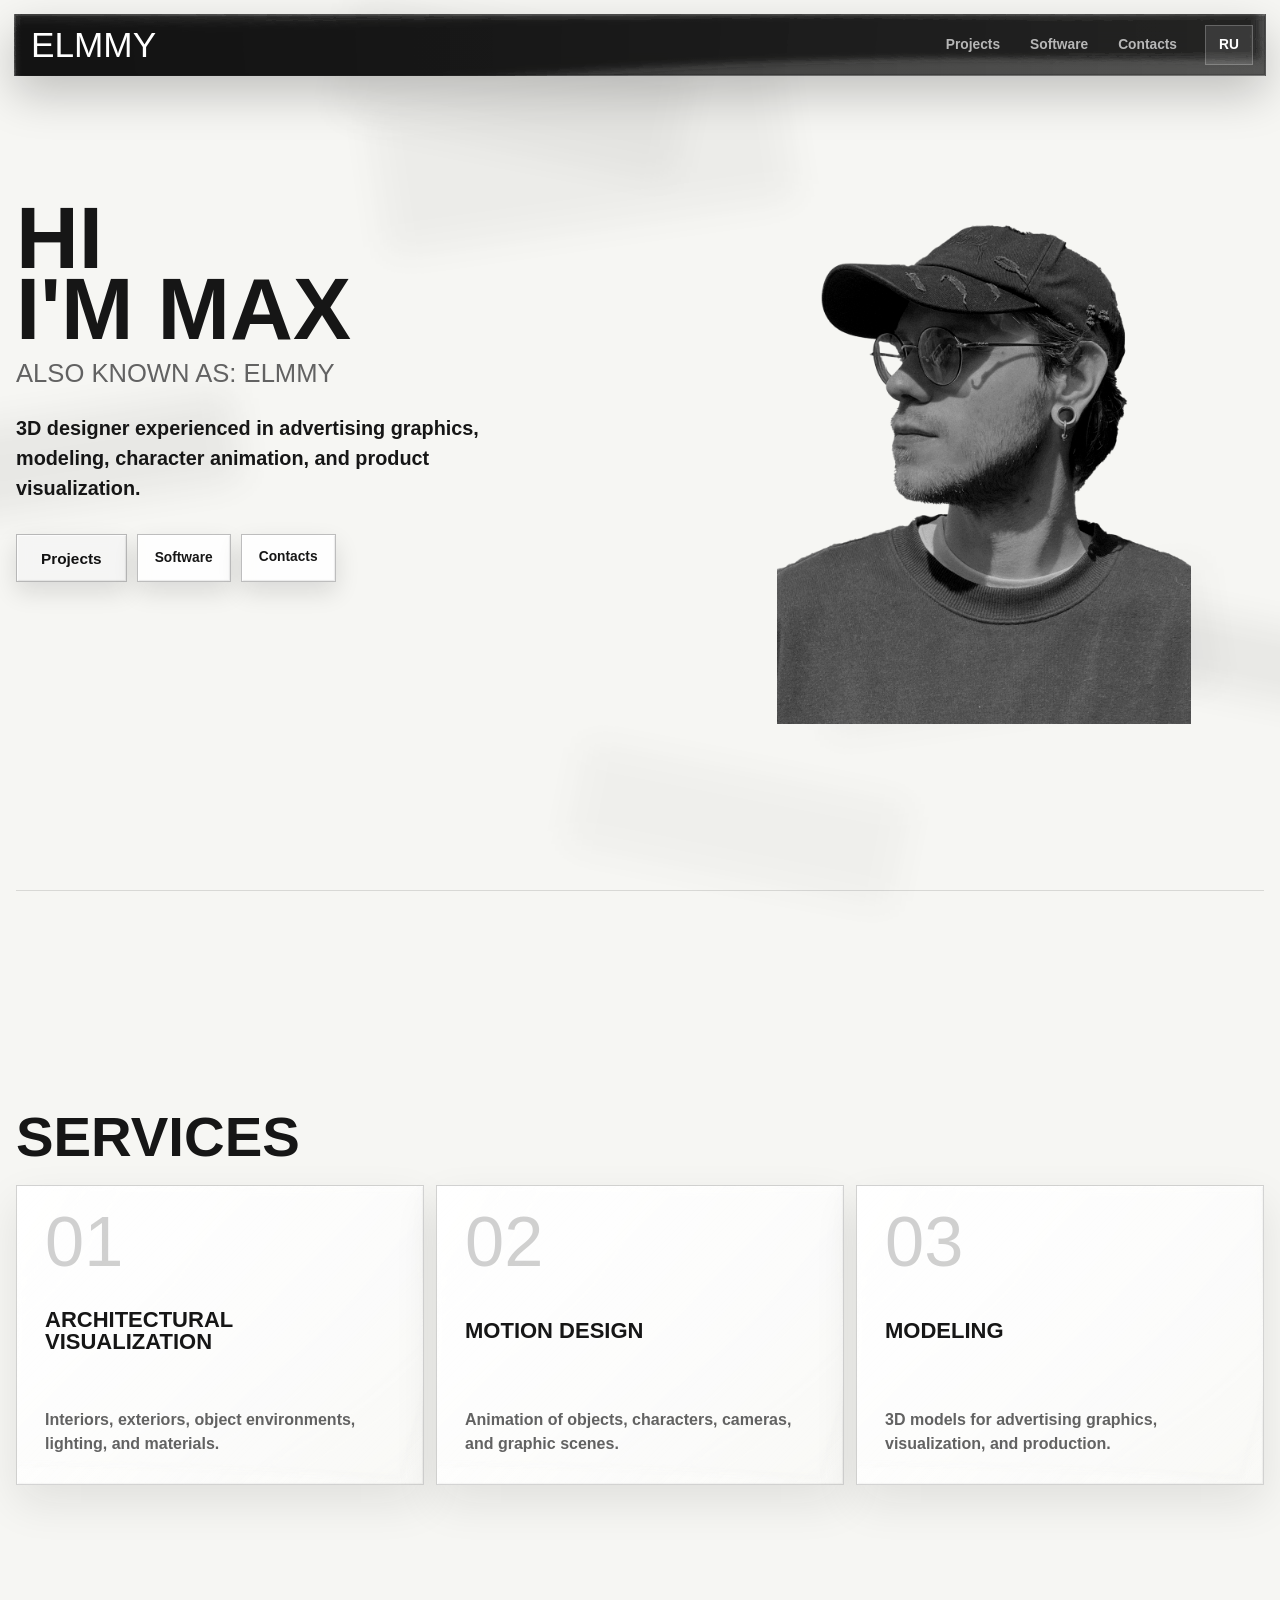
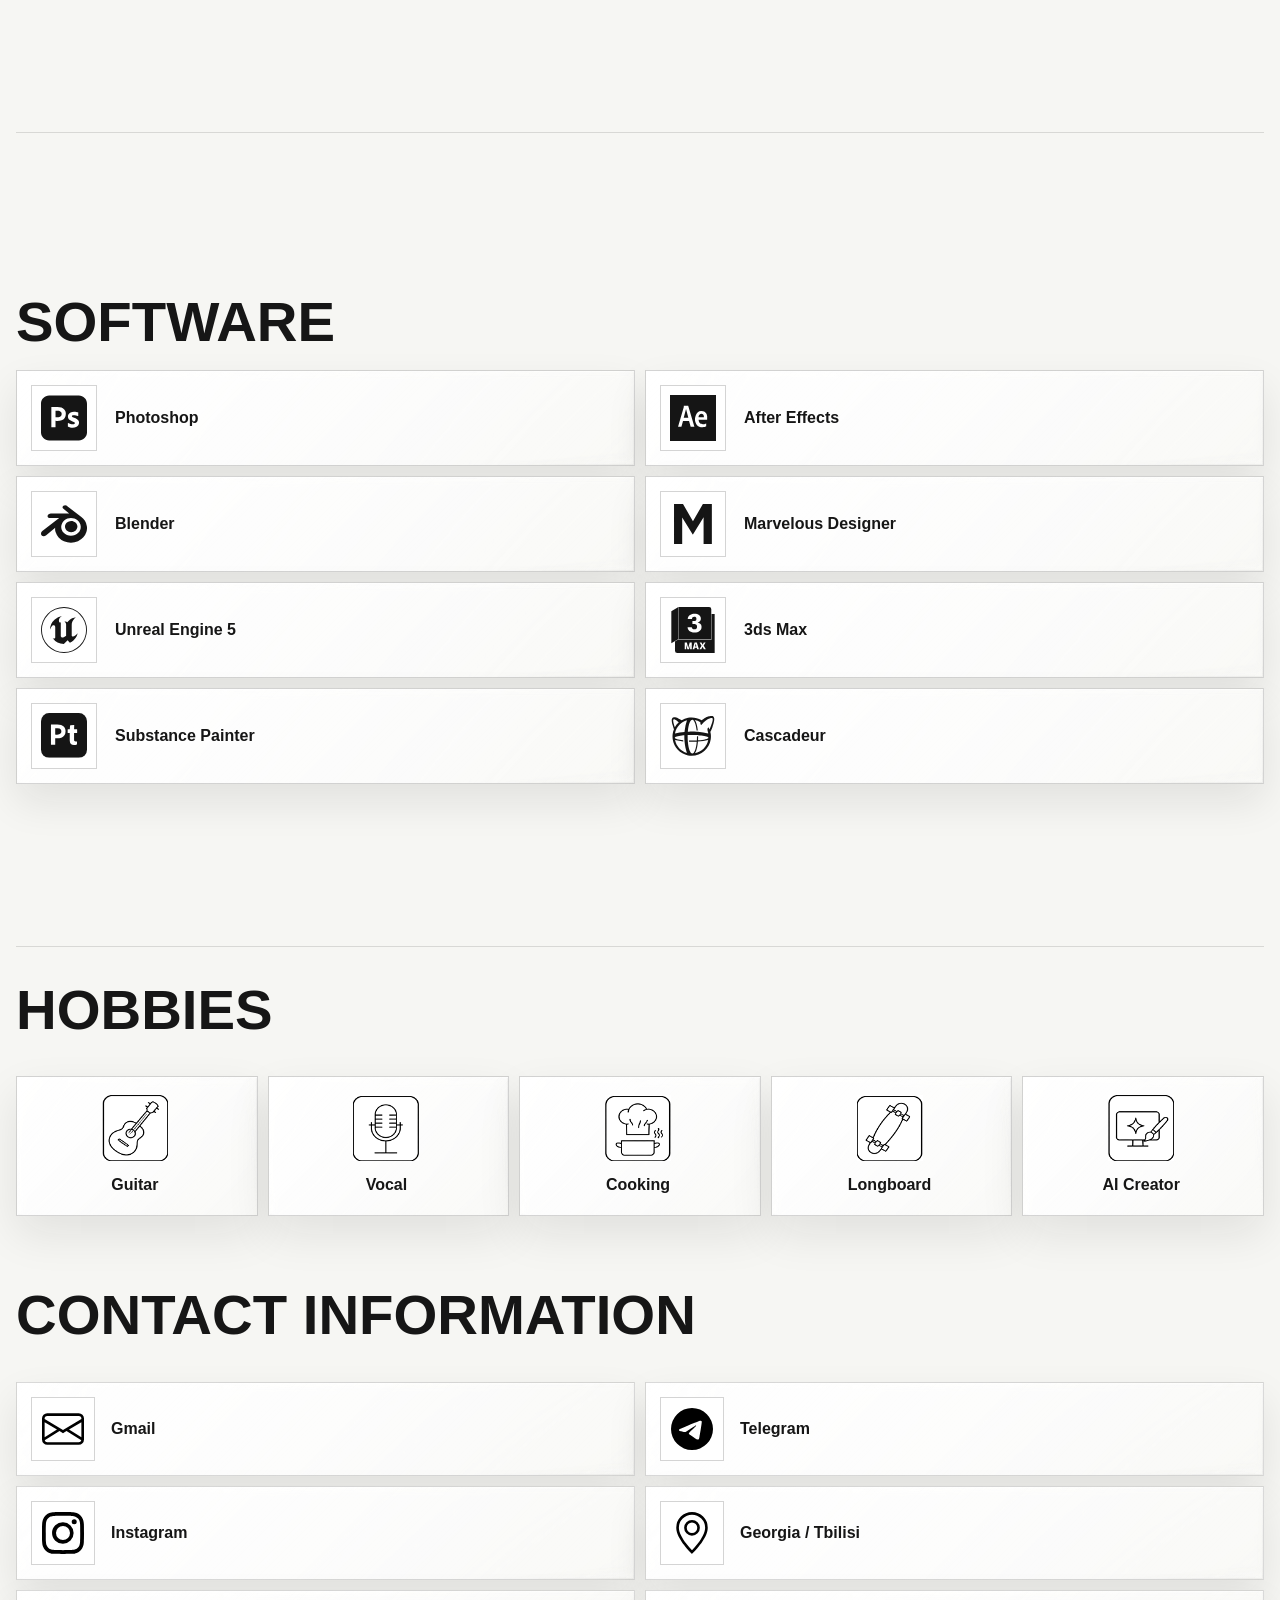
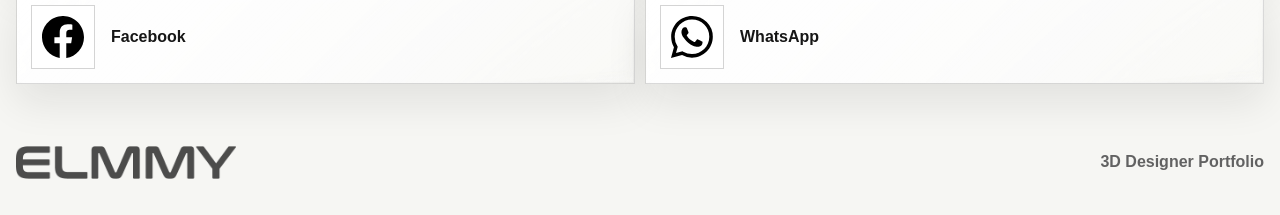
<file: index.html>
<!doctype html>
<html lang="ru">
  <head>
    <meta charset="utf-8" />
    <meta name="viewport" content="width=device-width, initial-scale=1" />
    <meta
      name="description"
      content="Портфолио ELMMY: 3D-дизайн, архитектурная визуализация, моушен дизайн и моделирование."
    />
    <title>ELMMY | 3D Designer Portfolio</title>
    <link rel="stylesheet" href="./styles.css" />
  </head>
  <body>
    <canvas class="smoke-background" data-smoke-color="#d8d8d8" aria-hidden="true"></canvas>
    <svg class="glass-filter" aria-hidden="true">
      <filter id="glass-distortion" x="0%" y="0%" width="100%" height="100%" filterUnits="objectBoundingBox">
        <feTurbulence type="fractalNoise" baseFrequency="0.001 0.005" numOctaves="1" seed="17" result="turbulence" />
        <feComponentTransfer in="turbulence" result="mapped">
          <feFuncR type="gamma" amplitude="1" exponent="10" offset="0.5" />
          <feFuncG type="gamma" amplitude="0" exponent="1" offset="0" />
          <feFuncB type="gamma" amplitude="0" exponent="1" offset="0.5" />
        </feComponentTransfer>
        <feGaussianBlur in="turbulence" stdDeviation="3" result="softMap" />
        <feSpecularLighting in="softMap" surfaceScale="5" specularConstant="1" specularExponent="100" lightingColor="white" result="specLight">
          <fePointLight x="-200" y="-200" z="300" />
        </feSpecularLighting>
        <feComposite in="specLight" operator="arithmetic" k1="0" k2="1" k3="1" k4="0" result="litImage" />
        <feDisplacementMap in="SourceGraphic" in2="softMap" scale="120" xChannelSelector="R" yChannelSelector="G" />
      </filter>
    </svg>
    <a class="skip-link" href="#main">К контенту</a>

    <header class="site-header" aria-label="Навигация">
      <a class="brand" href="#top" aria-label="ELMMY на главный экран">ELMMY</a>
      <nav class="nav" aria-label="Основные разделы">
        <a href="#projects">Проекты</a>
        <a href="#tools">Софт</a>
        <a href="#contact">Контакты</a>
      </nav>
      <button class="language-toggle" type="button" data-lang-toggle aria-label="Switch language" aria-pressed="false">
        <span data-lang-label>EN</span>
      </button>
    </header>

    <main id="main">
      <section class="hero" id="top" aria-labelledby="hero-title">
        <div class="hero-copy reveal">
          <h1 id="hero-title">Привет<br />я Макс</h1>
          <p class="alias">или же: ELMMY</p>
          <p class="hero-text">
            3D-дизайнер с опытом в создании рекламной графики, моделировании,
            анимации персонажей и продуктовой визуализации.
          </p>
          <div class="hero-actions">
            <a class="button primary" href="#projects">Проекты</a>
            <a class="button secondary" href="#tools">Софт</a>
            <a class="button secondary" href="#contact">Контакты</a>
          </div>
        </div>

        <figure class="hero-photo reveal">
          <img src="./assets/hero-ava.webp" alt="Портрет Макса, 3D-дизайнера ELMMY" />
        </figure>
      </section>

      <section class="section work" id="work" aria-labelledby="work-title">
        <div class="section-heading reveal">
          <h2 id="work-title">Направления</h2>
        </div>
        <div class="work-grid">
          <article class="work-item reveal glass-panel">
            <span>01</span>
            <h3>Архитектурная визуализация</h3>
            <p>Интерьеры, экстерьеры, предметное окружение, свет и материалы.</p>
          </article>
          <article class="work-item reveal glass-panel">
            <span>02</span>
            <h3>Моушен дизайн</h3>
            <p>Анимация объектов, персонажей, камер и графических сцен.</p>
          </article>
          <article class="work-item reveal glass-panel">
            <span>03</span>
            <h3>Моделирование</h3>
            <p>3D-модели для рекламной графики, визуализации и производства.</p>
          </article>
        </div>
      </section>

      <section class="section projects" id="projects" aria-labelledby="projects-title">
        <div class="section-heading reveal">
          <h2 id="projects-title">Проекты</h2>
        </div>
        <div class="project-card-grid project-card-grid-five">
          <a class="project-card reveal glass-panel" href="./cheers-chips.html" aria-label="Открыть проект CHEERS CHIPS">
            <div class="project-card-media">
              <video autoplay muted loop playsinline preload="metadata" aria-label="Обложка проекта CHEERS CHIPS">
                <source src="./assets/projects/cheers-chips/cheers-cover.mp4" type="video/mp4" />
              </video>
            </div>
            <div class="project-card-copy">
              <span>01</span>
              <h3>CHEERS CHIPS</h3>
              <p>Моделирование, шейдинг и анимация для рекламного 3D-ролика.</p>
            </div>
          </a>
          <a class="project-card reveal glass-panel" href="./blink-app.html" aria-label="Открыть проект BLINK APP">
            <div class="project-card-media">
              <video autoplay muted loop playsinline preload="metadata" aria-label="Обложка проекта BLINK APP">
                <source src="./assets/projects/blink-app/blink-cover.mp4" type="video/mp4" />
              </video>
            </div>
            <div class="project-card-copy">
              <span>02</span>
              <h3>BLINK APP</h3>
              <p>Моделирование, шейдинг, анимация, VFX и композ для 3D-визуала приложения.</p>
            </div>
          </a>
          <a class="project-card reveal glass-panel" href="./elitech.html" aria-label="Открыть проект ELITECH">
            <div class="project-card-media">
              <img src="./assets/projects/elitech/elitech-cover.webp" alt="Обложка проекта ELITECH" loading="lazy" />
            </div>
            <div class="project-card-copy">
              <span>03</span>
              <h3>ELITECH</h3>
              <p>Шейдинг, анимация и рендер для 3D-визуала с архитектурным CGI.</p>
            </div>
          </a>
          <a class="project-card reveal glass-panel" href="./korzinka.html" aria-label="Открыть проект KORZINKA">
            <div class="project-card-media">
              <video autoplay muted loop playsinline preload="metadata" aria-label="Обложка проекта KORZINKA">
                <source src="./assets/projects/korzinka/korzinka-cover.mp4" type="video/mp4" />
              </video>
            </div>
            <div class="project-card-copy">
              <span>04</span>
              <h3>KORZINKA</h3>
              <p>Моделирование, шейдинг и анимация для рекламного 3D-визуала.</p>
            </div>
          </a>
          <a class="project-card project-card-architecture reveal glass-panel" href="./architecture.html" aria-label="Открыть проект Архитектурная визуализация">
            <div class="project-card-media">
              <img src="./assets/photo/Гостиная/гостиная_1.webp" alt="Обложка проекта Архитектурная визуализация" loading="lazy" />
            </div>
            <div class="project-card-copy">
              <span>05</span>
              <h3>АРХИТЕКТУРНАЯ ВИЗУАЛИЗАЦИЯ</h3>
              <p>Интерьеры, экстерьеры, предметное окружение, свет и материалы.</p>
            </div>
          </a>
        </div>
      </section>

      <section class="section showcase" id="showcase" aria-labelledby="showcase-title">
        <div class="section-heading reveal">
          <h2 id="showcase-title">Другие проекты</h2>
        </div>
        <div class="video-mosaic reveal" aria-label="Подборка видео-работ">
          <article class="video-tile video-tile-pano glass-panel" data-video-tile tabindex="0" role="button" aria-label="Открыть видео: Wide CGI">
            <video autoplay muted loop playsinline preload="metadata">
              <source src="./assets/videos/optimized/panorama-web.mp4" type="video/mp4" />
            </video>
            <div class="video-caption">
              <span>01</span>
              <strong>Wide CGI</strong>
            </div>
          </article>
          <article class="video-tile video-tile-vertical glass-panel" data-video-tile tabindex="0" role="button" aria-label="Открыть видео: Vertical Motion">
            <video autoplay muted loop playsinline preload="metadata">
              <source src="./assets/videos/optimized/portrait-web.mp4" type="video/mp4" />
            </video>
            <div class="video-caption">
              <span>02</span>
              <strong>Vertical Motion</strong>
            </div>
          </article>
          <article class="video-tile video-tile-horizontal glass-panel" data-video-tile tabindex="0" role="button" aria-label="Открыть видео: Auto Visual">
            <video autoplay muted loop playsinline preload="metadata">
              <source src="./assets/videos/optimized/auto-web.mp4" type="video/mp4" />
            </video>
            <div class="video-caption">
              <span>03</span>
              <strong>Auto Visual</strong>
            </div>
          </article>
          <article class="video-tile video-tile-horizontal glass-panel" data-video-tile tabindex="0" role="button" aria-label="Открыть видео: Character Scene">
            <video autoplay muted loop playsinline preload="metadata">
              <source src="./assets/videos/optimized/bull-web.mp4" type="video/mp4" />
            </video>
            <div class="video-caption">
              <span>04</span>
              <strong>Character Scene</strong>
            </div>
          </article>
          <article class="video-tile video-tile-wide glass-panel" data-video-tile tabindex="0" role="button" aria-label="Открыть видео: Motion Detail">
            <video autoplay muted loop playsinline preload="metadata">
              <source src="./assets/videos/optimized/mord-web.mp4" type="video/mp4" />
            </video>
            <div class="video-caption">
              <span>05</span>
              <strong>Motion Detail</strong>
            </div>
          </article>
        </div>
      </section>

      <section class="section tools" id="tools" aria-labelledby="tools-title">
        <div class="section-heading reveal">
          <h2 id="tools-title">Софт</h2>
        </div>
        <ul class="icon-list reveal">
          <li class="glass-panel"><img src="./assets/icons/photoshop-mono.svg" alt="" /><span>Photoshop</span></li>
          <li class="glass-panel"><img src="./assets/icons/after-effects-mono.svg" alt="" /><span>After Effects</span></li>
          <li class="glass-panel"><img src="./assets/icons/blender-mono.svg" alt="" /><span>Blender</span></li>
          <li class="glass-panel"><img class="marvelous-icon" src="./assets/icons/marvelous-designer-mono.svg" alt="" /><span>Marvelous Designer</span></li>
          <li class="glass-panel"><img src="./assets/icons/unreal-engine-mono.svg" alt="" /><span>Unreal Engine 5</span></li>
          <li class="glass-panel"><img src="./assets/icons/3ds-max-mono.svg" alt="" /><span>3ds Max</span></li>
          <li class="glass-panel"><img src="./assets/icons/substance-painter-mono.svg" alt="" /><span>Substance Painter</span></li>
          <li class="glass-panel"><img src="./assets/icons/cascadeur-mono.svg" alt="" /><span>Cascadeur</span></li>
        </ul>
      </section>

      <section class="section end-section" id="contact" aria-labelledby="interests-title">
        <div class="section-heading reveal">
          <h2 id="interests-title">Хобби</h2>
        </div>
        <ul class="icon-list interest-list reveal">
          <li class="glass-panel"><img src="./assets/icons/guitar.png" alt="" /><span>Guitar</span></li>
          <li class="glass-panel"><img src="./assets/icons/vocal.png" alt="" /><span>Vocal</span></li>
          <li class="glass-panel"><img src="./assets/icons/cooking.png" alt="" /><span>Cooking</span></li>
          <li class="glass-panel"><img src="./assets/icons/longboard.png" alt="" /><span>Longboard</span></li>
          <li class="glass-panel"><img src="./assets/icons/ai-creator.png" alt="" /><span>AI Creator</span></li>
        </ul>
        <div class="section-heading contact-heading reveal">
          <h2 id="contact-title">Контактная информация</h2>
        </div>
        <address class="contact-list reveal">
          <a class="glass-panel" href="mailto:elmmymgmt@gmail.com">
            <img class="contact-icon" src="./assets/icons/contact/gmail.svg" alt="" />
            <span>Gmail</span>
          </a>
          <a class="glass-panel" href="https://t.me/elmmy182">
            <img class="contact-icon" src="./assets/icons/contact/telegram.svg" alt="" />
            <span>Telegram</span>
          </a>
          <a class="glass-panel" href="https://instagram.com/_elmmy_">
            <img class="contact-icon" src="./assets/icons/contact/instagram.svg" alt="" />
            <span>Instagram</span>
          </a>
          <p class="glass-panel">
            <img class="contact-icon" src="./assets/icons/contact/local.svg" alt="" />
            <span>Грузия / Тбилиси</span>
          </p>
          <a class="glass-panel" href="https://www.facebook.com/profile.php?id=100022604284751">
            <img class="contact-icon" src="./assets/icons/contact/facebook.svg" alt="" />
            <span>Facebook</span>
          </a>
          <a class="glass-panel" href="https://wa.me/79879423498">
            <img class="contact-icon" src="./assets/icons/contact/whatsapp.svg" alt="" />
            <span>WhatsApp</span>
          </a>
        </address>

        <footer class="footer">
          <img src="./assets/1_0006_ELMMY.png" alt="ELMMY" />
          <span>3D Designer Portfolio</span>
        </footer>
      </section>
    </main>

    <div class="video-lightbox" data-video-lightbox role="dialog" aria-modal="true" aria-label="Просмотр видео" hidden>
      <button class="lightbox-control lightbox-close" type="button" data-video-lightbox-close aria-label="Закрыть видео">
        &times;
      </button>
      <figure class="video-lightbox-figure">
        <video data-video-lightbox-player controls playsinline preload="metadata"></video>
        <figcaption class="video-lightbox-caption" data-video-lightbox-caption></figcaption>
      </figure>
    </div>

    <script src="./script.js"></script>
  </body>
</html>
</file>
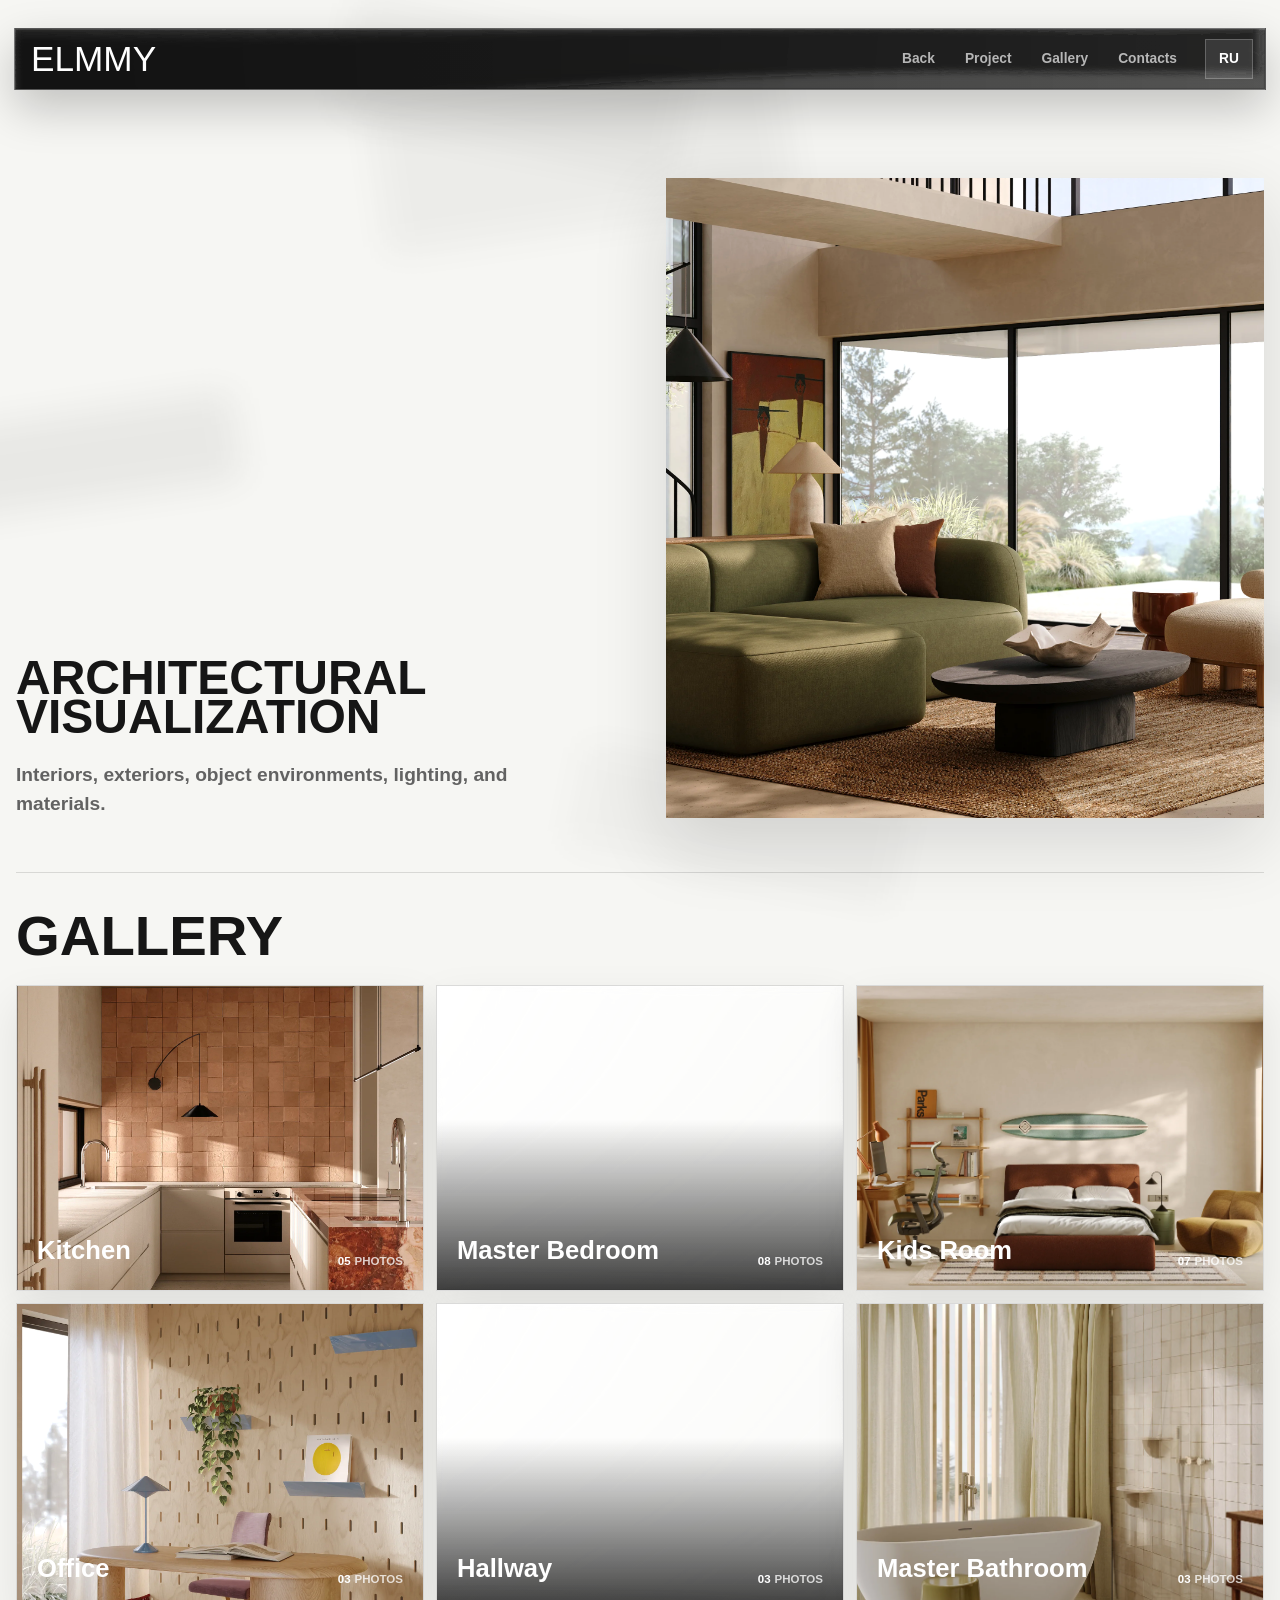
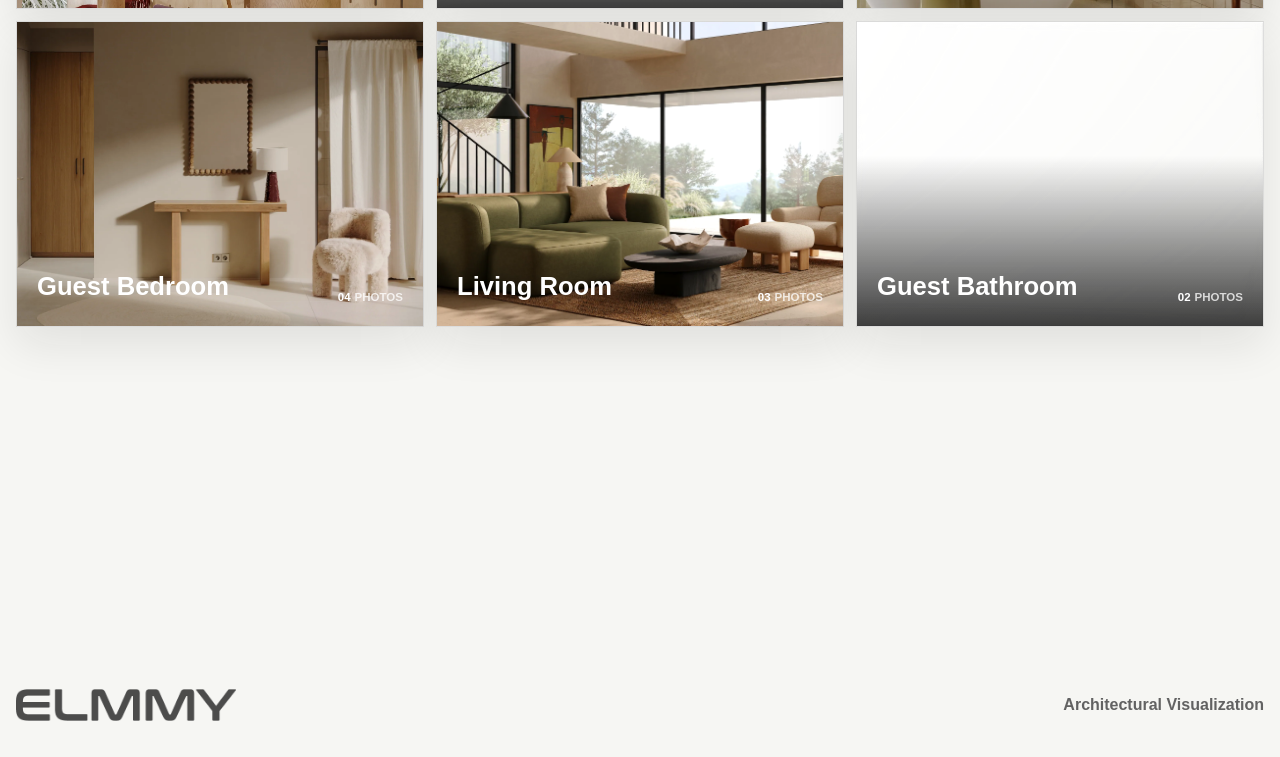
<file: architecture.html>
<!doctype html>
<html lang="ru" class="architecture-page">
  <head>
    <meta charset="utf-8" />
    <meta name="viewport" content="width=device-width, initial-scale=1" />
    <meta
      name="description"
      content="Архитектурная визуализация ELMMY: интерьеры, экстерьеры, предметное окружение, свет и материалы."
    />
    <title>ELMMY | Архитектурная визуализация</title>
    <link rel="stylesheet" href="./styles.css" />
  </head>
  <body>
    <canvas class="smoke-background" data-smoke-color="#d8d8d8" aria-hidden="true"></canvas>
    <svg class="glass-filter" aria-hidden="true">
      <filter id="glass-distortion" x="0%" y="0%" width="100%" height="100%" filterUnits="objectBoundingBox">
        <feTurbulence type="fractalNoise" baseFrequency="0.001 0.005" numOctaves="1" seed="17" result="turbulence" />
        <feComponentTransfer in="turbulence" result="mapped">
          <feFuncR type="gamma" amplitude="1" exponent="10" offset="0.5" />
          <feFuncG type="gamma" amplitude="0" exponent="1" offset="0" />
          <feFuncB type="gamma" amplitude="0" exponent="1" offset="0.5" />
        </feComponentTransfer>
        <feGaussianBlur in="turbulence" stdDeviation="3" result="softMap" />
        <feSpecularLighting in="softMap" surfaceScale="5" specularConstant="1" specularExponent="100" lightingColor="white" result="specLight">
          <fePointLight x="-200" y="-200" z="300" />
        </feSpecularLighting>
        <feComposite in="specLight" operator="arithmetic" k1="0" k2="1" k3="1" k4="0" result="litImage" />
        <feDisplacementMap in="SourceGraphic" in2="softMap" scale="120" xChannelSelector="R" yChannelSelector="G" />
      </filter>
    </svg>
    <a class="skip-link" href="#main">К контенту</a>

    <header class="site-header glass-panel" aria-label="Навигация">
      <a class="brand" href="./index.html" aria-label="ELMMY на главный экран">ELMMY</a>
      <nav class="nav" aria-label="Основные разделы">
        <a href="./index.html#projects">Назад</a>
        <a href="#overview">Проект</a>
        <a href="#gallery">Галерея</a>
        <a href="./index.html#contact">Контакты</a>
      </nav>
      <button class="language-toggle" type="button" data-lang-toggle aria-label="Switch language" aria-pressed="false">
        <span data-lang-label>EN</span>
      </button>
    </header>

    <main id="main">
      <section class="project-hero" id="overview" aria-labelledby="architecture-title">
        <div class="project-copy reveal">
          <h1 id="architecture-title">Архитектурная визуализация</h1>
          <p>
            Интерьеры, экстерьеры, предметное окружение, свет и материалы.
          </p>
        </div>
        <figure class="project-feature reveal">
          <img src="./assets/photo/Гостиная/гостиная_1.webp" alt="Визуализация гостиной" />
        </figure>
      </section>

      <section class="section gallery-section" id="gallery" aria-labelledby="gallery-title">
        <div class="section-heading reveal">
          <h2 id="gallery-title">Галерея</h2>
        </div>
        <div class="room-gallery-grid">
          <figure class="room-card reveal glass-panel" data-room-gallery="#source-kitchen" tabindex="0" role="button" aria-label="Открыть галерею: Кухня">
            <img loading="lazy" decoding="async" src="./assets/photo/gallery/kitchen-01.webp" alt="Кухня" />
            <figcaption><span>Кухня</span><small><b>05</b> фото</small></figcaption>
          </figure>
          <figure class="room-card reveal glass-panel" data-room-gallery="#source-master-bedroom" tabindex="0" role="button" aria-label="Открыть галерею: Мастер спальня">
            <img loading="lazy" decoding="async" src="./assets/photo/gallery/master-bedroom-04.webp" alt="Мастер спальня" />
            <figcaption><span>Мастер спальня</span><small><b>08</b> фото</small></figcaption>
          </figure>
          <figure class="room-card reveal glass-panel" data-room-gallery="#source-kids" tabindex="0" role="button" aria-label="Открыть галерею: Детская">
            <img loading="lazy" decoding="async" src="./assets/photo/gallery/kids-room-06.webp" alt="Детская" />
            <figcaption><span>Детская</span><small><b>07</b> фото</small></figcaption>
          </figure>
          <figure class="room-card reveal glass-panel" data-room-gallery="#source-office" tabindex="0" role="button" aria-label="Открыть галерею: Кабинет Олеси">
            <img loading="lazy" decoding="async" src="./assets/photo/gallery/office-03.webp" alt="Кабинет Олеси" />
            <figcaption><span>Кабинет Олеси</span><small><b>03</b> фото</small></figcaption>
          </figure>
          <figure class="room-card reveal glass-panel" data-room-gallery="#source-hallway" tabindex="0" role="button" aria-label="Открыть галерею: Прихожая">
            <img loading="lazy" decoding="async" src="./assets/photo/gallery/hallway-03.webp" alt="Прихожая" />
            <figcaption><span>Прихожая</span><small><b>03</b> фото</small></figcaption>
          </figure>
          <figure class="room-card reveal glass-panel" data-room-gallery="#source-master-bathroom" tabindex="0" role="button" aria-label="Открыть галерею: Мастер СУ">
            <img loading="lazy" decoding="async" src="./assets/photo/gallery/master-bathroom-01.webp" alt="Мастер СУ" />
            <figcaption><span>Мастер СУ</span><small><b>03</b> фото</small></figcaption>
          </figure>
          <figure class="room-card reveal glass-panel" data-room-gallery="#source-guest-bedroom" tabindex="0" role="button" aria-label="Открыть галерею: Гостевая спальня">
            <img loading="lazy" decoding="async" src="./assets/photo/gallery/guest-bedroom-04.webp" alt="Гостевая спальня" />
            <figcaption><span>Гостевая спальня</span><small><b>04</b> фото</small></figcaption>
          </figure>
          <figure class="room-card reveal glass-panel" data-room-gallery="#source-living" tabindex="0" role="button" aria-label="Открыть галерею: Гостиная">
            <img loading="lazy" decoding="async" src="./assets/photo/gallery/living-room-01.webp" alt="Гостиная" />
            <figcaption><span>Гостиная</span><small><b>03</b> фото</small></figcaption>
          </figure>
          <figure class="room-card reveal glass-panel" data-room-gallery="#source-guest-bathroom" tabindex="0" role="button" aria-label="Открыть галерею: Гостевой СУ">
            <img loading="lazy" decoding="async" src="./assets/photo/gallery/guest-bathroom-01.webp" alt="Гостевой СУ" />
            <figcaption><span>Гостевой СУ</span><small><b>02</b> фото</small></figcaption>
          </figure>
          <figure class="room-card reveal glass-panel" data-room-gallery="#source-shared-bathroom" tabindex="0" role="button" aria-label="Открыть галерею: Общий СУ">
            <img loading="lazy" decoding="async" src="./assets/photo/gallery/shared-bathroom-01.webp" alt="Общий СУ" />
            <figcaption><span>Общий СУ</span><small><b>04</b> фото</small></figcaption>
          </figure>
        </div>

        <div class="gallery-source" hidden>
        <section class="gallery-room" id="source-kitchen" aria-labelledby="room-kitchen">
          <div class="gallery-room-heading reveal"><h3 id="room-kitchen">Кухня</h3><span>05</span></div>
          <div class="gallery-grid">
            <figure class="photo-card reveal glass-panel" data-lightbox-item tabindex="0" role="button" aria-label="Открыть фото"><img loading="lazy" decoding="async" src="./assets/photo/gallery/kitchen-01.webp" alt="Кухня — Кухня 01" /><figcaption>Кухня 01</figcaption></figure>
            <figure class="photo-card reveal glass-panel" data-lightbox-item tabindex="0" role="button" aria-label="Открыть фото"><img loading="lazy" decoding="async" src="./assets/photo/gallery/kitchen-02.webp" alt="Кухня — Кухня 02" /><figcaption>Кухня 02</figcaption></figure>
            <figure class="photo-card photo-card-wide reveal glass-panel" data-lightbox-item tabindex="0" role="button" aria-label="Открыть фото"><img loading="lazy" decoding="async" src="./assets/photo/gallery/kitchen-03.webp" alt="Кухня — Остров 01" /><figcaption>Остров 01</figcaption></figure>
            <figure class="photo-card reveal glass-panel" data-lightbox-item tabindex="0" role="button" aria-label="Открыть фото"><img loading="lazy" decoding="async" src="./assets/photo/gallery/kitchen-04.webp" alt="Кухня — Остров 02" /><figcaption>Остров 02</figcaption></figure>
            <figure class="photo-card reveal glass-panel" data-lightbox-item tabindex="0" role="button" aria-label="Открыть фото"><img loading="lazy" decoding="async" src="./assets/photo/gallery/kitchen-05.webp" alt="Кухня — Столовая" /><figcaption>Столовая</figcaption></figure>
          </div>
        </section>

        <section class="gallery-room" id="source-master-bedroom" aria-labelledby="room-master-bedroom">
          <div class="gallery-room-heading reveal"><h3 id="room-master-bedroom">Мастер спальня</h3><span>08</span></div>
          <div class="gallery-grid">
            <figure class="photo-card reveal glass-panel" data-lightbox-item tabindex="0" role="button" aria-label="Открыть фото"><img loading="lazy" decoding="async" src="./assets/photo/gallery/master-bedroom-01.webp" alt="Мастер спальня — Вид на комод" /><figcaption>Вид на комод</figcaption></figure>
            <figure class="photo-card reveal glass-panel" data-lightbox-item tabindex="0" role="button" aria-label="Открыть фото"><img loading="lazy" decoding="async" src="./assets/photo/gallery/master-bedroom-02.webp" alt="Мастер спальня — Вид на коридор" /><figcaption>Вид на коридор</figcaption></figure>
            <figure class="photo-card reveal glass-panel" data-lightbox-item tabindex="0" role="button" aria-label="Открыть фото"><img loading="lazy" decoding="async" src="./assets/photo/gallery/master-bedroom-03.webp" alt="Мастер спальня — Вид на кресло" /><figcaption>Вид на кресло</figcaption></figure>
            <figure class="photo-card photo-card-wide reveal glass-panel" data-lightbox-item tabindex="0" role="button" aria-label="Открыть фото"><img loading="lazy" decoding="async" src="./assets/photo/gallery/master-bedroom-04.webp" alt="Мастер спальня — Вид на кровать" /><figcaption>Вид на кровать</figcaption></figure>
            <figure class="photo-card reveal glass-panel" data-lightbox-item tabindex="0" role="button" aria-label="Открыть фото"><img loading="lazy" decoding="async" src="./assets/photo/gallery/master-bedroom-05.webp" alt="Мастер спальня — Вид на ручки" /><figcaption>Вид на ручки</figcaption></figure>
            <figure class="photo-card reveal glass-panel" data-lightbox-item tabindex="0" role="button" aria-label="Открыть фото"><img loading="lazy" decoding="async" src="./assets/photo/gallery/master-bedroom-06.webp" alt="Мастер спальня — Вид на скамью" /><figcaption>Вид на скамью</figcaption></figure>
            <figure class="photo-card reveal glass-panel" data-lightbox-item tabindex="0" role="button" aria-label="Открыть фото"><img loading="lazy" decoding="async" src="./assets/photo/gallery/master-bedroom-07.webp" alt="Мастер спальня — Вид на тумбу" /><figcaption>Вид на тумбу</figcaption></figure>
            <figure class="photo-card photo-card-wide reveal glass-panel" data-lightbox-item tabindex="0" role="button" aria-label="Открыть фото"><img loading="lazy" decoding="async" src="./assets/photo/gallery/master-bedroom-09.webp" alt="Мастер спальня — Общий вид 2" /><figcaption>Общий вид 2</figcaption></figure>
          </div>
        </section>

        <section class="gallery-room" id="source-kids" aria-labelledby="room-kids">
          <div class="gallery-room-heading reveal"><h3 id="room-kids">Детская</h3><span>07</span></div>
          <div class="gallery-grid">
            <figure class="photo-card reveal glass-panel" data-lightbox-item tabindex="0" role="button" aria-label="Открыть фото"><img loading="lazy" decoding="async" src="./assets/photo/gallery/kids-room-01.webp" alt="Детская — Вид на кровать" /><figcaption>Вид на кровать</figcaption></figure>
            <figure class="photo-card reveal glass-panel" data-lightbox-item tabindex="0" role="button" aria-label="Открыть фото"><img loading="lazy" decoding="async" src="./assets/photo/gallery/kids-room-02.webp" alt="Детская — Вид на стол" /><figcaption>Вид на стол</figcaption></figure>
            <figure class="photo-card reveal glass-panel" data-lightbox-item tabindex="0" role="button" aria-label="Открыть фото"><img loading="lazy" decoding="async" src="./assets/photo/gallery/kids-room-03.webp" alt="Детская — Крупный план" /><figcaption>Крупный план</figcaption></figure>
            <figure class="photo-card reveal glass-panel" data-lightbox-item tabindex="0" role="button" aria-label="Открыть фото"><img loading="lazy" decoding="async" src="./assets/photo/gallery/kids-room-04.webp" alt="Детская — Коридор и зеркало" /><figcaption>Коридор и зеркало</figcaption></figure>
            <figure class="photo-card reveal glass-panel" data-lightbox-item tabindex="0" role="button" aria-label="Открыть фото"><img loading="lazy" decoding="async" src="./assets/photo/gallery/kids-room-05.webp" alt="Детская — Коридор" /><figcaption>Коридор</figcaption></figure>
            <figure class="photo-card photo-card-wide reveal glass-panel" data-lightbox-item tabindex="0" role="button" aria-label="Открыть фото"><img loading="lazy" decoding="async" src="./assets/photo/gallery/kids-room-06.webp" alt="Детская — Прямой вид 1" /><figcaption>Прямой вид 1</figcaption></figure>
            <figure class="photo-card photo-card-wide reveal glass-panel" data-lightbox-item tabindex="0" role="button" aria-label="Открыть фото"><img loading="lazy" decoding="async" src="./assets/photo/gallery/kids-room-07.webp" alt="Детская — Прямой вид 2" /><figcaption>Прямой вид 2</figcaption></figure>
          </div>
        </section>

        <section class="gallery-room" id="source-office" aria-labelledby="room-office">
          <div class="gallery-room-heading reveal"><h3 id="room-office">Кабинет Олеси</h3><span>03</span></div>
          <div class="gallery-grid">
            <figure class="photo-card reveal glass-panel" data-lightbox-item tabindex="0" role="button" aria-label="Открыть фото"><img loading="lazy" decoding="async" src="./assets/photo/gallery/office-01.webp" alt="Кабинет Олеси — Вид на диван" /><figcaption>Вид на диван</figcaption></figure>
            <figure class="photo-card reveal glass-panel" data-lightbox-item tabindex="0" role="button" aria-label="Открыть фото"><img loading="lazy" decoding="async" src="./assets/photo/gallery/office-03.webp" alt="Кабинет Олеси — Вид на стол" /><figcaption>Вид на стол</figcaption></figure>
            <figure class="photo-card reveal glass-panel" data-lightbox-item tabindex="0" role="button" aria-label="Открыть фото"><img loading="lazy" decoding="async" src="./assets/photo/gallery/office-04.webp" alt="Кабинет Олеси — Крупный план" /><figcaption>Крупный план</figcaption></figure>
          </div>
        </section>

        <section class="gallery-room" id="source-hallway" aria-labelledby="room-hallway">
          <div class="gallery-room-heading reveal"><h3 id="room-hallway">Прихожая</h3><span>03</span></div>
          <div class="gallery-grid">
            <figure class="photo-card reveal glass-panel" data-lightbox-item tabindex="0" role="button" aria-label="Открыть фото"><img loading="lazy" decoding="async" src="./assets/photo/gallery/hallway-03.webp" alt="Прихожая — Общий вид 1" /><figcaption>Общий вид 1</figcaption></figure>
            <figure class="photo-card reveal glass-panel" data-lightbox-item tabindex="0" role="button" aria-label="Открыть фото"><img loading="lazy" decoding="async" src="./assets/photo/gallery/hallway-01.webp" alt="Прихожая — Общий вид 2" /><figcaption>Общий вид 2</figcaption></figure>
            <figure class="photo-card reveal glass-panel" data-lightbox-item tabindex="0" role="button" aria-label="Открыть фото"><img loading="lazy" decoding="async" src="./assets/photo/gallery/hallway-02.webp" alt="Прихожая — Вид на зеркало" /><figcaption>Вид на зеркало</figcaption></figure>
          </div>
        </section>

        <section class="gallery-room" id="source-master-bathroom" aria-labelledby="room-master-bathroom">
          <div class="gallery-room-heading reveal"><h3 id="room-master-bathroom">Мастер СУ</h3><span>03</span></div>
          <div class="gallery-grid">
            <figure class="photo-card reveal glass-panel" data-lightbox-item tabindex="0" role="button" aria-label="Открыть фото"><img loading="lazy" decoding="async" src="./assets/photo/gallery/master-bathroom-01.webp" alt="Мастер СУ — Ракурс 1" /><figcaption>Ракурс 1</figcaption></figure>
            <figure class="photo-card reveal glass-panel" data-lightbox-item tabindex="0" role="button" aria-label="Открыть фото"><img loading="lazy" decoding="async" src="./assets/photo/gallery/master-bathroom-02.webp" alt="Мастер СУ — Ракурс 2" /><figcaption>Ракурс 2</figcaption></figure>
            <figure class="photo-card reveal glass-panel" data-lightbox-item tabindex="0" role="button" aria-label="Открыть фото"><img loading="lazy" decoding="async" src="./assets/photo/gallery/master-bathroom-03.webp" alt="Мастер СУ — Ракурс 3" /><figcaption>Ракурс 3</figcaption></figure>
          </div>
        </section>

        <section class="gallery-room" id="source-guest-bedroom" aria-labelledby="room-guest-bedroom">
          <div class="gallery-room-heading reveal"><h3 id="room-guest-bedroom">Гостевая спальня</h3><span>04</span></div>
          <div class="gallery-grid">
            <figure class="photo-card reveal glass-panel" data-lightbox-item tabindex="0" role="button" aria-label="Открыть фото"><img loading="lazy" decoding="async" src="./assets/photo/gallery/guest-bedroom-01.webp" alt="Гостевая спальня — Вид на кресло" /><figcaption>Вид на кресло</figcaption></figure>
            <figure class="photo-card photo-card-wide reveal glass-panel" data-lightbox-item tabindex="0" role="button" aria-label="Открыть фото"><img loading="lazy" decoding="async" src="./assets/photo/gallery/guest-bedroom-02.webp" alt="Гостевая спальня — Вид на кровать" /><figcaption>Вид на кровать</figcaption></figure>
            <figure class="photo-card photo-card-wide reveal glass-panel" data-lightbox-item tabindex="0" role="button" aria-label="Открыть фото"><img loading="lazy" decoding="async" src="./assets/photo/gallery/guest-bedroom-03.webp" alt="Гостевая спальня — Вид сбоку" /><figcaption>Вид сбоку</figcaption></figure>
            <figure class="photo-card photo-card-wide reveal glass-panel" data-lightbox-item tabindex="0" role="button" aria-label="Открыть фото"><img loading="lazy" decoding="async" src="./assets/photo/gallery/guest-bedroom-04.webp" alt="Гостевая спальня — Общий вид" /><figcaption>Общий вид</figcaption></figure>
          </div>
        </section>

        <section class="gallery-room" id="source-living" aria-labelledby="room-living">
          <div class="gallery-room-heading reveal"><h3 id="room-living">Гостиная</h3><span>03</span></div>
          <div class="gallery-grid">
            <figure class="photo-card photo-card-wide reveal glass-panel" data-lightbox-item tabindex="0" role="button" aria-label="Открыть фото"><img loading="lazy" decoding="async" src="./assets/photo/gallery/living-room-01.webp" alt="Гостиная — Общий вид 1" /><figcaption>Общий вид 1</figcaption></figure>
            <figure class="photo-card photo-card-wide reveal glass-panel" data-lightbox-item tabindex="0" role="button" aria-label="Открыть фото"><img loading="lazy" decoding="async" src="./assets/photo/gallery/living-room-02.webp" alt="Гостиная — Общий вид 2" /><figcaption>Общий вид 2</figcaption></figure>
            <figure class="photo-card reveal glass-panel" data-lightbox-item tabindex="0" role="button" aria-label="Открыть фото"><img loading="lazy" decoding="async" src="./assets/photo/gallery/living-room-03.webp" alt="Гостиная — Кресло и камин" /><figcaption>Кресло и камин</figcaption></figure>
          </div>
        </section>

        <section class="gallery-room" id="source-guest-bathroom" aria-labelledby="room-guest-bathroom">
          <div class="gallery-room-heading reveal"><h3 id="room-guest-bathroom">Гостевой СУ</h3><span>02</span></div>
          <div class="gallery-grid">
            <figure class="photo-card reveal glass-panel" data-lightbox-item tabindex="0" role="button" aria-label="Открыть фото"><img loading="lazy" decoding="async" src="./assets/photo/gallery/guest-bathroom-01.webp" alt="Гостевой СУ — Ракурс 1" /><figcaption>Ракурс 1</figcaption></figure>
            <figure class="photo-card reveal glass-panel" data-lightbox-item tabindex="0" role="button" aria-label="Открыть фото"><img loading="lazy" decoding="async" src="./assets/photo/gallery/guest-bathroom-02.webp" alt="Гостевой СУ — Ракурс 2" /><figcaption>Ракурс 2</figcaption></figure>
          </div>
        </section>

        <section class="gallery-room" id="source-shared-bathroom" aria-labelledby="room-shared-bathroom">
          <div class="gallery-room-heading reveal"><h3 id="room-shared-bathroom">Общий СУ</h3><span>04</span></div>
          <div class="gallery-grid">
            <figure class="photo-card reveal glass-panel" data-lightbox-item tabindex="0" role="button" aria-label="Открыть фото"><img loading="lazy" decoding="async" src="./assets/photo/gallery/shared-bathroom-01.webp" alt="Общий СУ — Ракурс 1" /><figcaption>Ракурс 1</figcaption></figure>
            <figure class="photo-card reveal glass-panel" data-lightbox-item tabindex="0" role="button" aria-label="Открыть фото"><img loading="lazy" decoding="async" src="./assets/photo/gallery/shared-bathroom-02.webp" alt="Общий СУ — Ракурс 2" /><figcaption>Ракурс 2</figcaption></figure>
            <figure class="photo-card reveal glass-panel" data-lightbox-item tabindex="0" role="button" aria-label="Открыть фото"><img loading="lazy" decoding="async" src="./assets/photo/gallery/shared-bathroom-03.webp" alt="Общий СУ — Ракурс 3" /><figcaption>Ракурс 3</figcaption></figure>
            <figure class="photo-card reveal glass-panel" data-lightbox-item tabindex="0" role="button" aria-label="Открыть фото"><img loading="lazy" decoding="async" src="./assets/photo/gallery/shared-bathroom-04.webp" alt="Общий СУ — Ракурс 4" /><figcaption>Ракурс 4</figcaption></figure>
          </div>
        </section>
        </div>

        <footer class="footer">
          <img src="./assets/1_0006_ELMMY.png" alt="ELMMY" />
          <span>Architectural Visualization</span>
        </footer>
      </section>
    </main>

    <div class="photo-lightbox" data-lightbox role="dialog" aria-modal="true" aria-label="Просмотр галереи" hidden>
      <button class="lightbox-control lightbox-close" type="button" data-lightbox-close aria-label="Закрыть просмотр">
        &times;
      </button>
      <button class="lightbox-control lightbox-previous" type="button" data-lightbox-previous aria-label="Предыдущее изображение">
        &larr;
      </button>
      <figure class="lightbox-figure">
        <img data-lightbox-image alt="" />
        <figcaption class="lightbox-caption">
          <span data-lightbox-caption></span>
          <span data-lightbox-count aria-live="polite"></span>
        </figcaption>
      </figure>
      <button class="lightbox-control lightbox-next" type="button" data-lightbox-next aria-label="Следующее изображение">
        &rarr;
      </button>
    </div>

    <script src="./script.js"></script>
  </body>
</html>
</file>
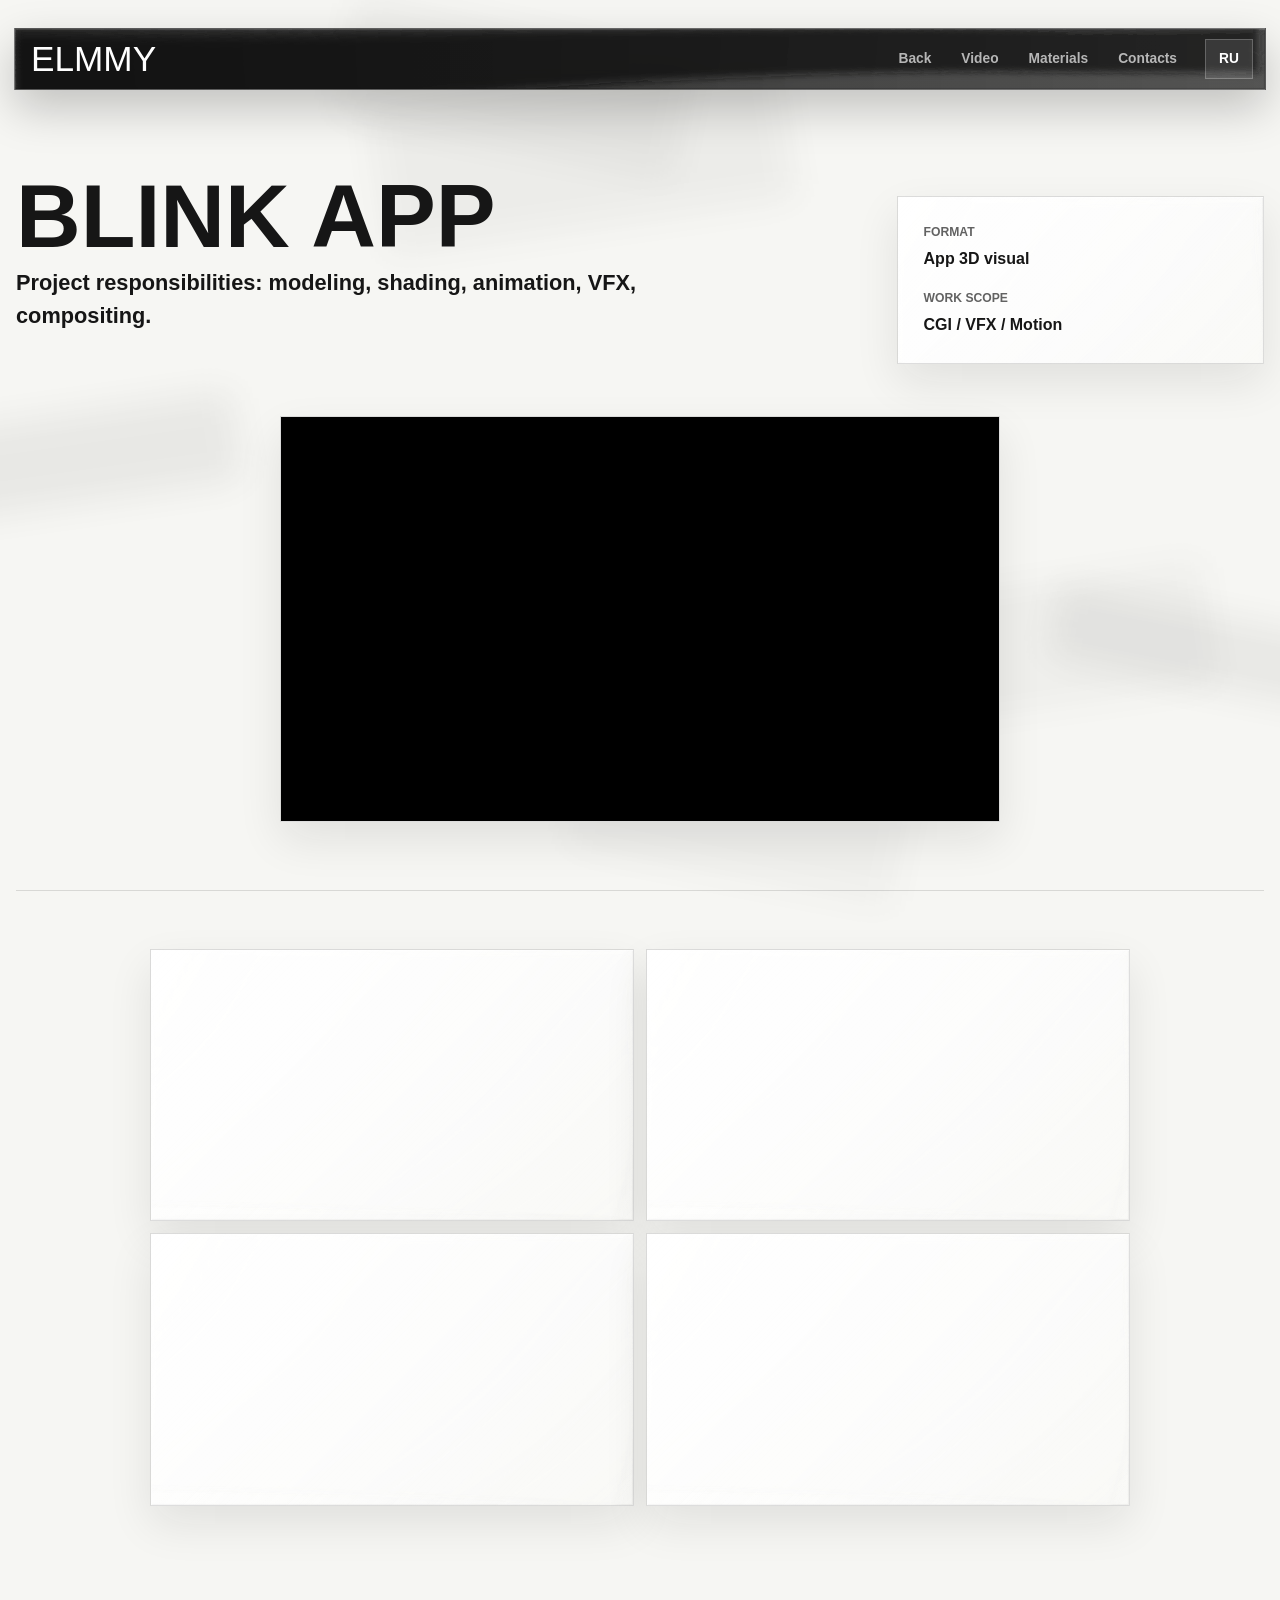
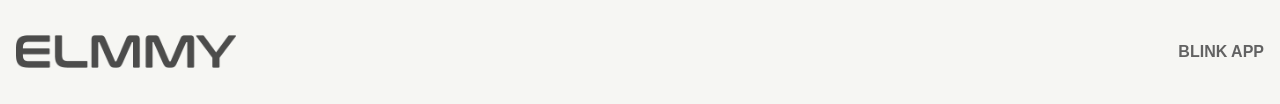
<file: blink-app.html>
<!doctype html>
<html lang="ru">
  <head>
    <meta charset="utf-8" />
    <meta name="viewport" content="width=device-width, initial-scale=1" />
    <meta
      name="description"
      content="BLINK APP: проект ELMMY. Моделирование, шейдинг, анимация, VFX и композ для 3D-визуала приложения."
    />
    <title>ELMMY | BLINK APP</title>
    <link rel="stylesheet" href="./styles.css" />
  </head>
  <body>
    <canvas class="smoke-background" data-smoke-color="#d8d8d8" aria-hidden="true"></canvas>
    <svg class="glass-filter" aria-hidden="true">
      <filter id="glass-distortion" x="0%" y="0%" width="100%" height="100%" filterUnits="objectBoundingBox">
        <feTurbulence type="fractalNoise" baseFrequency="0.001 0.005" numOctaves="1" seed="17" result="turbulence" />
        <feComponentTransfer in="turbulence" result="mapped">
          <feFuncR type="gamma" amplitude="1" exponent="10" offset="0.5" />
          <feFuncG type="gamma" amplitude="0" exponent="1" offset="0" />
          <feFuncB type="gamma" amplitude="0" exponent="1" offset="0.5" />
        </feComponentTransfer>
        <feGaussianBlur in="turbulence" stdDeviation="3" result="softMap" />
        <feSpecularLighting in="softMap" surfaceScale="5" specularConstant="1" specularExponent="100" lightingColor="white" result="specLight">
          <fePointLight x="-200" y="-200" z="300" />
        </feSpecularLighting>
        <feComposite in="specLight" operator="arithmetic" k1="0" k2="1" k3="1" k4="0" result="litImage" />
        <feDisplacementMap in="SourceGraphic" in2="softMap" scale="120" xChannelSelector="R" yChannelSelector="G" />
      </filter>
    </svg>
    <a class="skip-link" href="#main">К контенту</a>

    <header class="site-header glass-panel" aria-label="Навигация">
      <a class="brand" href="./index.html" aria-label="ELMMY на главный экран">ELMMY</a>
      <nav class="nav" aria-label="Основные разделы">
        <a href="./index.html#projects">Назад</a>
        <a href="#video">Видео</a>
        <a href="#process">Материалы</a>
        <a href="./index.html#contact">Контакты</a>
      </nav>
      <button class="language-toggle" type="button" data-lang-toggle aria-label="Switch language" aria-pressed="false">
        <span data-lang-label>EN</span>
      </button>
    </header>

    <main id="main">
      <section class="case-intro case-intro-with-video" id="video" aria-labelledby="case-title">
        <div class="case-intro-copy reveal">
          <h1 id="case-title">BLINK APP</h1>
          <p class="case-lead">Обязанности на проекте: моделирование, шейдинг, анимация, VFX, композ.</p>
        </div>
        <dl class="case-meta reveal glass-panel" aria-label="Информация о проекте">
          <div>
            <dt>Формат</dt>
            <dd>3D-визуал приложения</dd>
          </div>
          <div>
            <dt>Зона работы</dt>
            <dd>CGI / VFX / Motion</dd>
          </div>
        </dl>
        <div class="case-video reveal glass-panel">
          <iframe
            src="https://player.vimeo.com/video/1080160605?title=0&byline=0&portrait=0"
            title="BLINK APP video"
            allow="autoplay; fullscreen; picture-in-picture; clipboard-write; encrypted-media; web-share"
            allowfullscreen
          ></iframe>
        </div>
      </section>

      <section class="section case-process" id="process" aria-labelledby="case-process-title">
        <div class="section-heading reveal">
        </div>
        <div class="case-gif-grid case-gif-grid-two">
          <figure class="case-gif-card reveal glass-panel">
            <video autoplay muted loop playsinline preload="metadata" aria-label="BLINK APP: анимационный фрагмент 01">
              <source src="./assets/projects/blink-app/blink-01.mp4" type="video/mp4" />
            </video>
          </figure>
          <figure class="case-gif-card reveal glass-panel">
            <video autoplay muted loop playsinline preload="metadata" aria-label="BLINK APP: анимационный фрагмент 02">
              <source src="./assets/projects/blink-app/blink-02.mp4" type="video/mp4" />
            </video>
          </figure>
          <figure class="case-gif-card reveal glass-panel">
            <video autoplay muted loop playsinline preload="metadata" aria-label="BLINK APP: анимационный фрагмент 03">
              <source src="./assets/projects/blink-app/blink-03.mp4" type="video/mp4" />
            </video>
          </figure>
          <figure class="case-gif-card reveal glass-panel">
            <video autoplay muted loop playsinline preload="metadata" aria-label="BLINK APP: анимационный фрагмент 05">
              <source src="./assets/projects/blink-app/blink-05.mp4" type="video/mp4" />
            </video>
          </figure>
        </div>

        <footer class="footer">
          <img src="./assets/1_0006_ELMMY.png" alt="ELMMY" />
          <span>BLINK APP</span>
        </footer>
      </section>
    </main>

    <script src="./script.js"></script>
  </body>
</html>
</file>
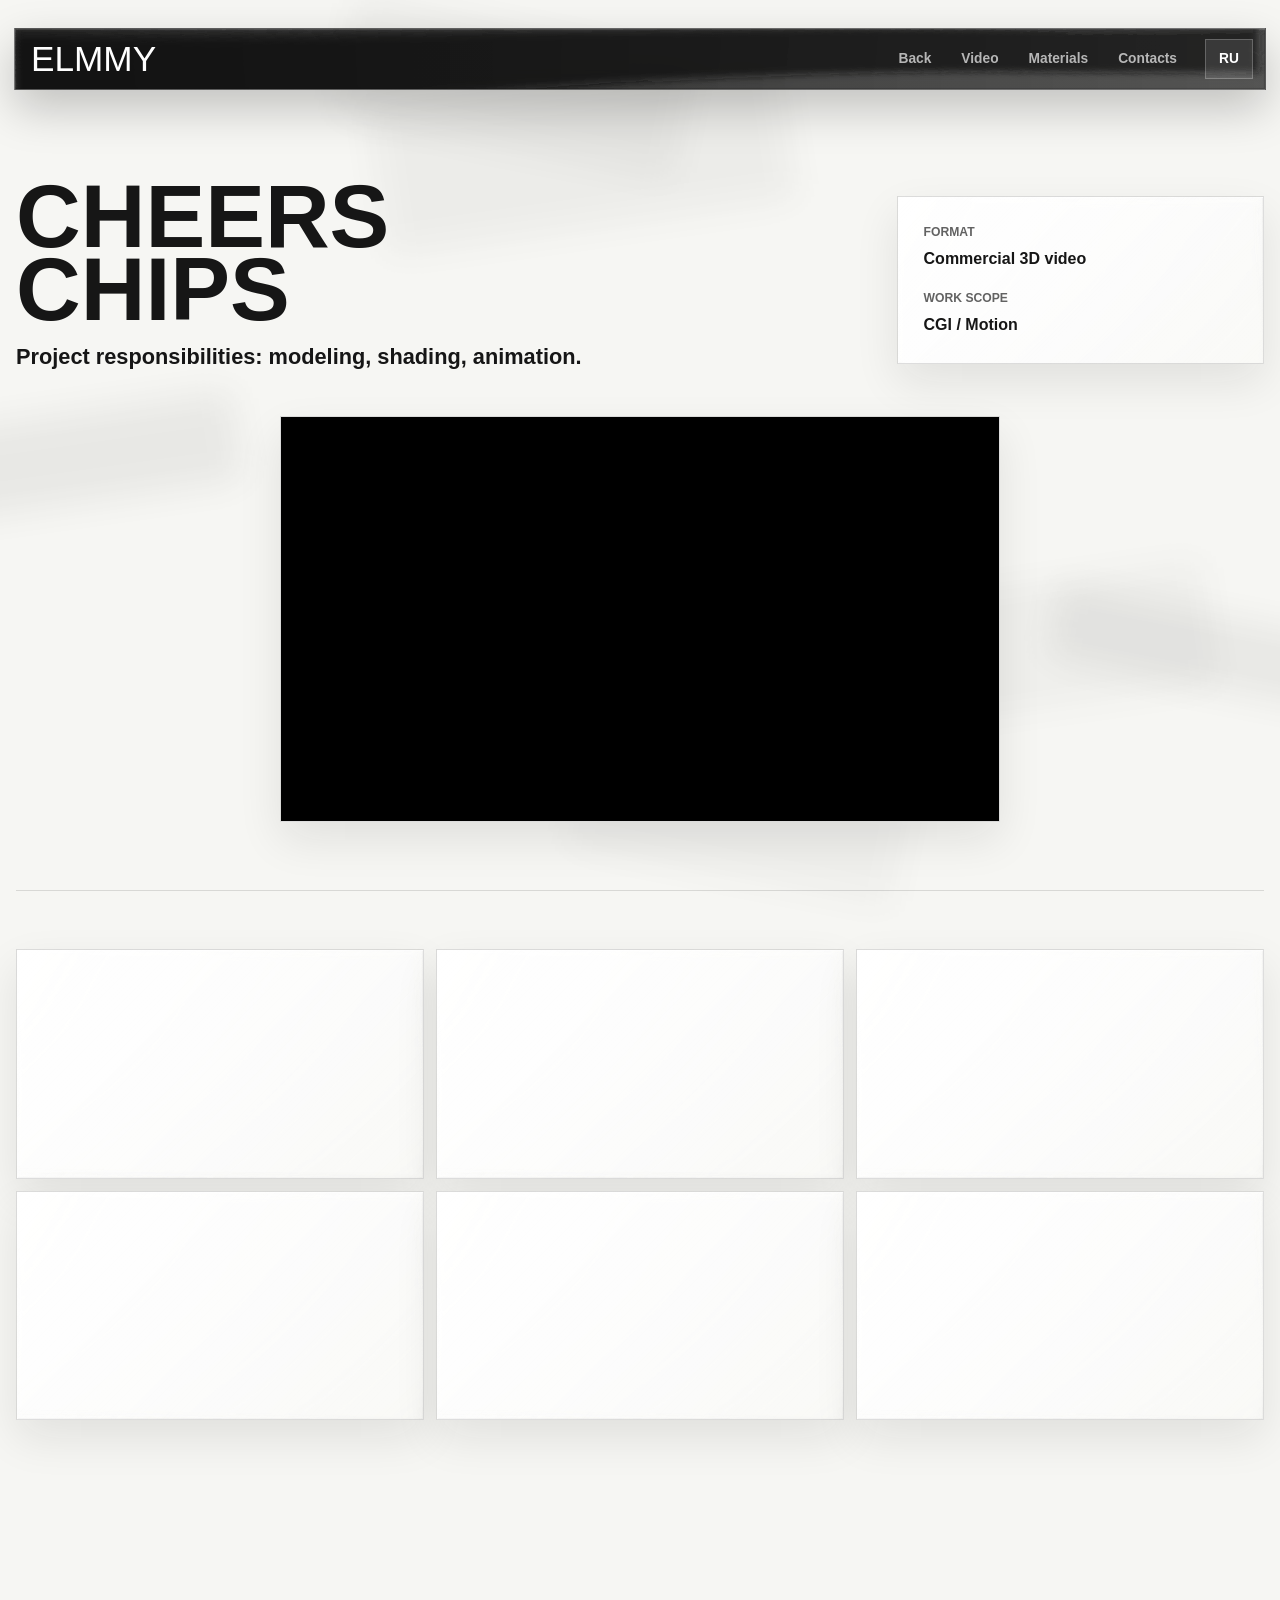
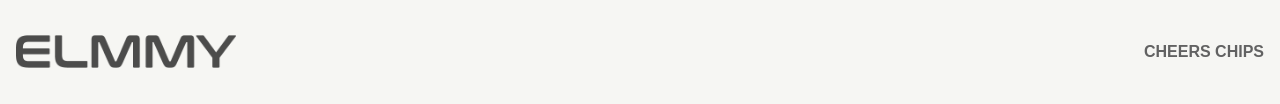
<file: cheers-chips.html>
<!doctype html>
<html lang="ru">
  <head>
    <meta charset="utf-8" />
    <meta name="viewport" content="width=device-width, initial-scale=1" />
    <meta
      name="description"
      content="CHEERS CHIPS: проект ELMMY. Моделирование, шейдинг и анимация для рекламного 3D-ролика."
    />
    <title>ELMMY | CHEERS CHIPS</title>
    <link rel="stylesheet" href="./styles.css" />
  </head>
  <body>
    <canvas class="smoke-background" data-smoke-color="#d8d8d8" aria-hidden="true"></canvas>
    <svg class="glass-filter" aria-hidden="true">
      <filter id="glass-distortion" x="0%" y="0%" width="100%" height="100%" filterUnits="objectBoundingBox">
        <feTurbulence type="fractalNoise" baseFrequency="0.001 0.005" numOctaves="1" seed="17" result="turbulence" />
        <feComponentTransfer in="turbulence" result="mapped">
          <feFuncR type="gamma" amplitude="1" exponent="10" offset="0.5" />
          <feFuncG type="gamma" amplitude="0" exponent="1" offset="0" />
          <feFuncB type="gamma" amplitude="0" exponent="1" offset="0.5" />
        </feComponentTransfer>
        <feGaussianBlur in="turbulence" stdDeviation="3" result="softMap" />
        <feSpecularLighting in="softMap" surfaceScale="5" specularConstant="1" specularExponent="100" lightingColor="white" result="specLight">
          <fePointLight x="-200" y="-200" z="300" />
        </feSpecularLighting>
        <feComposite in="specLight" operator="arithmetic" k1="0" k2="1" k3="1" k4="0" result="litImage" />
        <feDisplacementMap in="SourceGraphic" in2="softMap" scale="120" xChannelSelector="R" yChannelSelector="G" />
      </filter>
    </svg>
    <a class="skip-link" href="#main">К контенту</a>

    <header class="site-header glass-panel" aria-label="Навигация">
      <a class="brand" href="./index.html" aria-label="ELMMY на главный экран">ELMMY</a>
      <nav class="nav" aria-label="Основные разделы">
        <a href="./index.html#projects">Назад</a>
        <a href="#video">Видео</a>
        <a href="#process">Материалы</a>
        <a href="./index.html#contact">Контакты</a>
      </nav>
      <button class="language-toggle" type="button" data-lang-toggle aria-label="Switch language" aria-pressed="false">
        <span data-lang-label>EN</span>
      </button>
    </header>

    <main id="main">
      <section class="case-intro case-intro-with-video" id="video" aria-labelledby="case-title">
        <div class="case-intro-copy reveal">
          <h1 id="case-title">CHEERS CHIPS</h1>
          <p class="case-lead">Обязанности на проекте: моделирование, шейдинг, анимация.</p>
        </div>
        <dl class="case-meta reveal glass-panel" aria-label="Информация о проекте">
          <div>
            <dt>Формат</dt>
            <dd>Рекламный 3D-ролик</dd>
          </div>
          <div>
            <dt>Зона работы</dt>
            <dd>CGI / Motion</dd>
          </div>
        </dl>
        <div class="case-video reveal glass-panel">
          <iframe
            src="https://player.vimeo.com/video/1195642620?title=0&byline=0&portrait=0"
            title="CHEERS CHIPS video"
            allow="autoplay; fullscreen; picture-in-picture; clipboard-write; encrypted-media; web-share"
            allowfullscreen
          ></iframe>
        </div>
      </section>

      <section class="section case-process" id="process" aria-labelledby="case-process-title">
        <div class="section-heading reveal">
        </div>
        <div class="case-gif-grid">
          <figure class="case-gif-card reveal glass-panel">
            <video autoplay muted loop playsinline preload="metadata" aria-label="CHEERS CHIPS: анимационный фрагмент 01">
              <source src="./assets/projects/cheers-chips/cheers-01.mp4" type="video/mp4" />
            </video>
          </figure>
          <figure class="case-gif-card reveal glass-panel">
            <video autoplay muted loop playsinline preload="metadata" aria-label="CHEERS CHIPS: анимационный фрагмент 02">
              <source src="./assets/projects/cheers-chips/cheers-02.mp4" type="video/mp4" />
            </video>
          </figure>
          <figure class="case-gif-card reveal glass-panel">
            <video autoplay muted loop playsinline preload="metadata" aria-label="CHEERS CHIPS: анимационный фрагмент 03">
              <source src="./assets/projects/cheers-chips/cheers-03.mp4" type="video/mp4" />
            </video>
          </figure>
          <figure class="case-gif-card reveal glass-panel">
            <video autoplay muted loop playsinline preload="metadata" aria-label="CHEERS CHIPS: анимационный фрагмент 04">
              <source src="./assets/projects/cheers-chips/cheers-04.mp4" type="video/mp4" />
            </video>
          </figure>
          <figure class="case-gif-card reveal glass-panel">
            <video autoplay muted loop playsinline preload="metadata" aria-label="CHEERS CHIPS: анимационный фрагмент 06">
              <source src="./assets/projects/cheers-chips/cheers-06.mp4" type="video/mp4" />
            </video>
          </figure>
          <figure class="case-gif-card reveal glass-panel">
            <video autoplay muted loop playsinline preload="metadata" aria-label="CHEERS CHIPS: анимационный фрагмент 07">
              <source src="./assets/projects/cheers-chips/cheers-07.mp4" type="video/mp4" />
            </video>
          </figure>
        </div>

        <footer class="footer">
          <img src="./assets/1_0006_ELMMY.png" alt="ELMMY" />
          <span>CHEERS CHIPS</span>
        </footer>
      </section>
    </main>

    <script src="./script.js"></script>
  </body>
</html>
</file>
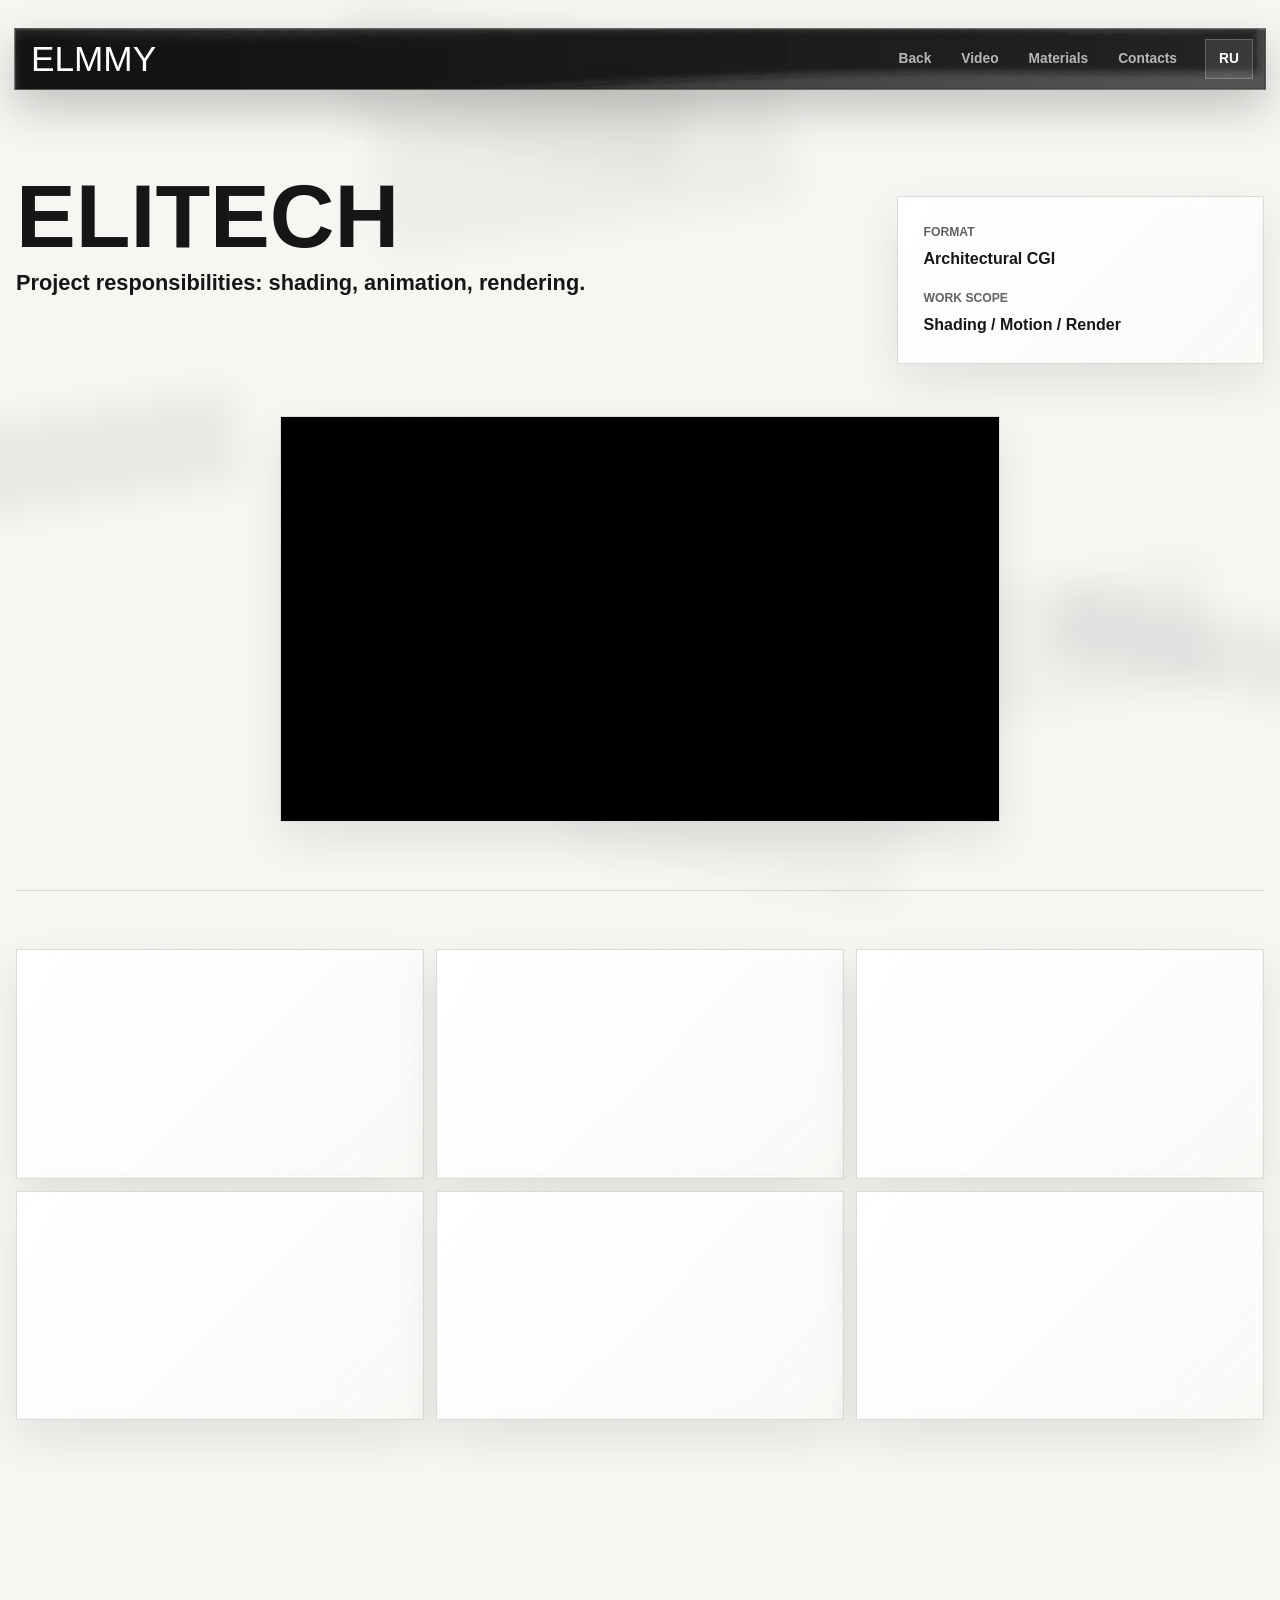
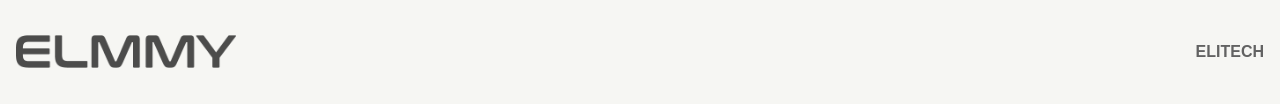
<file: elitech.html>
<!doctype html>
<html lang="ru">
  <head>
    <meta charset="utf-8" />
    <meta name="viewport" content="width=device-width, initial-scale=1" />
    <meta
      name="description"
      content="ELITECH: проект ELMMY. Шейдинг, анимация и рендер для 3D-визуала с архитектурным CGI."
    />
    <title>ELMMY | ELITECH</title>
    <link rel="stylesheet" href="./styles.css" />
  </head>
  <body>
    <canvas class="smoke-background" data-smoke-color="#d8d8d8" aria-hidden="true"></canvas>
    <svg class="glass-filter" aria-hidden="true">
      <filter id="glass-distortion" x="0%" y="0%" width="100%" height="100%" filterUnits="objectBoundingBox">
        <feTurbulence type="fractalNoise" baseFrequency="0.001 0.005" numOctaves="1" seed="17" result="turbulence" />
        <feComponentTransfer in="turbulence" result="mapped">
          <feFuncR type="gamma" amplitude="1" exponent="10" offset="0.5" />
          <feFuncG type="gamma" amplitude="0" exponent="1" offset="0" />
          <feFuncB type="gamma" amplitude="0" exponent="1" offset="0.5" />
        </feComponentTransfer>
        <feGaussianBlur in="turbulence" stdDeviation="3" result="softMap" />
        <feSpecularLighting in="softMap" surfaceScale="5" specularConstant="1" specularExponent="100" lightingColor="white" result="specLight">
          <fePointLight x="-200" y="-200" z="300" />
        </feSpecularLighting>
        <feComposite in="specLight" operator="arithmetic" k1="0" k2="1" k3="1" k4="0" result="litImage" />
        <feDisplacementMap in="SourceGraphic" in2="softMap" scale="120" xChannelSelector="R" yChannelSelector="G" />
      </filter>
    </svg>
    <a class="skip-link" href="#main">К контенту</a>

    <header class="site-header glass-panel" aria-label="Навигация">
      <a class="brand" href="./index.html" aria-label="ELMMY на главный экран">ELMMY</a>
      <nav class="nav" aria-label="Основные разделы">
        <a href="./index.html#projects">Назад</a>
        <a href="#video">Видео</a>
        <a href="#process">Материалы</a>
        <a href="./index.html#contact">Контакты</a>
      </nav>
      <button class="language-toggle" type="button" data-lang-toggle aria-label="Switch language" aria-pressed="false">
        <span data-lang-label>EN</span>
      </button>
    </header>

    <main id="main">
      <section class="case-intro case-intro-with-video" id="video" aria-labelledby="case-title">
        <div class="case-intro-copy reveal">
          <h1 id="case-title">ELITECH</h1>
          <p class="case-lead">Обязанности на проекте: шейдинг, анимация, рендер.</p>
        </div>
        <dl class="case-meta reveal glass-panel" aria-label="Информация о проекте">
          <div>
            <dt>Формат</dt>
            <dd>Архитектурный CGI</dd>
          </div>
          <div>
            <dt>Зона работы</dt>
            <dd>Shading / Motion / Render</dd>
          </div>
        </dl>
        <div class="case-video reveal glass-panel">
          <iframe
            src="https://player.vimeo.com/video/925385788?title=0&byline=0&portrait=0"
            title="ELITECH video"
            allow="autoplay; fullscreen; picture-in-picture; clipboard-write; encrypted-media; web-share"
            allowfullscreen
          ></iframe>
        </div>
      </section>

      <section class="section case-process" id="process" aria-labelledby="case-process-title">
        <div class="section-heading reveal">
        </div>
        <div class="case-gif-grid">
          <figure class="case-gif-card reveal glass-panel">
            <video autoplay muted loop playsinline preload="metadata" aria-label="ELITECH: анимационный фрагмент 01">
              <source src="./assets/projects/elitech/elitech-01.mp4" type="video/mp4" />
            </video>
          </figure>
          <figure class="case-gif-card reveal glass-panel">
            <video autoplay muted loop playsinline preload="metadata" aria-label="ELITECH: анимационный фрагмент 02">
              <source src="./assets/projects/elitech/elitech-02.mp4" type="video/mp4" />
            </video>
          </figure>
          <figure class="case-gif-card reveal glass-panel">
            <video autoplay muted loop playsinline preload="metadata" aria-label="ELITECH: анимационный фрагмент 03">
              <source src="./assets/projects/elitech/elitech-03.mp4" type="video/mp4" />
            </video>
          </figure>
          <figure class="case-gif-card reveal glass-panel">
            <video autoplay muted loop playsinline preload="metadata" aria-label="ELITECH: анимационный фрагмент 04">
              <source src="./assets/projects/elitech/elitech-04.mp4" type="video/mp4" />
            </video>
          </figure>
          <figure class="case-gif-card reveal glass-panel">
            <video autoplay muted loop playsinline preload="metadata" aria-label="ELITECH: анимационный фрагмент 05">
              <source src="./assets/projects/elitech/elitech-05.mp4" type="video/mp4" />
            </video>
          </figure>
          <figure class="case-gif-card reveal glass-panel">
            <video autoplay muted loop playsinline preload="metadata" aria-label="ELITECH: анимационный фрагмент 06">
              <source src="./assets/projects/elitech/elitech-06.mp4" type="video/mp4" />
            </video>
          </figure>
        </div>

        <footer class="footer">
          <img src="./assets/1_0006_ELMMY.png" alt="ELMMY" />
          <span>ELITECH</span>
        </footer>
      </section>
    </main>

    <script src="./script.js"></script>
  </body>
</html>
</file>
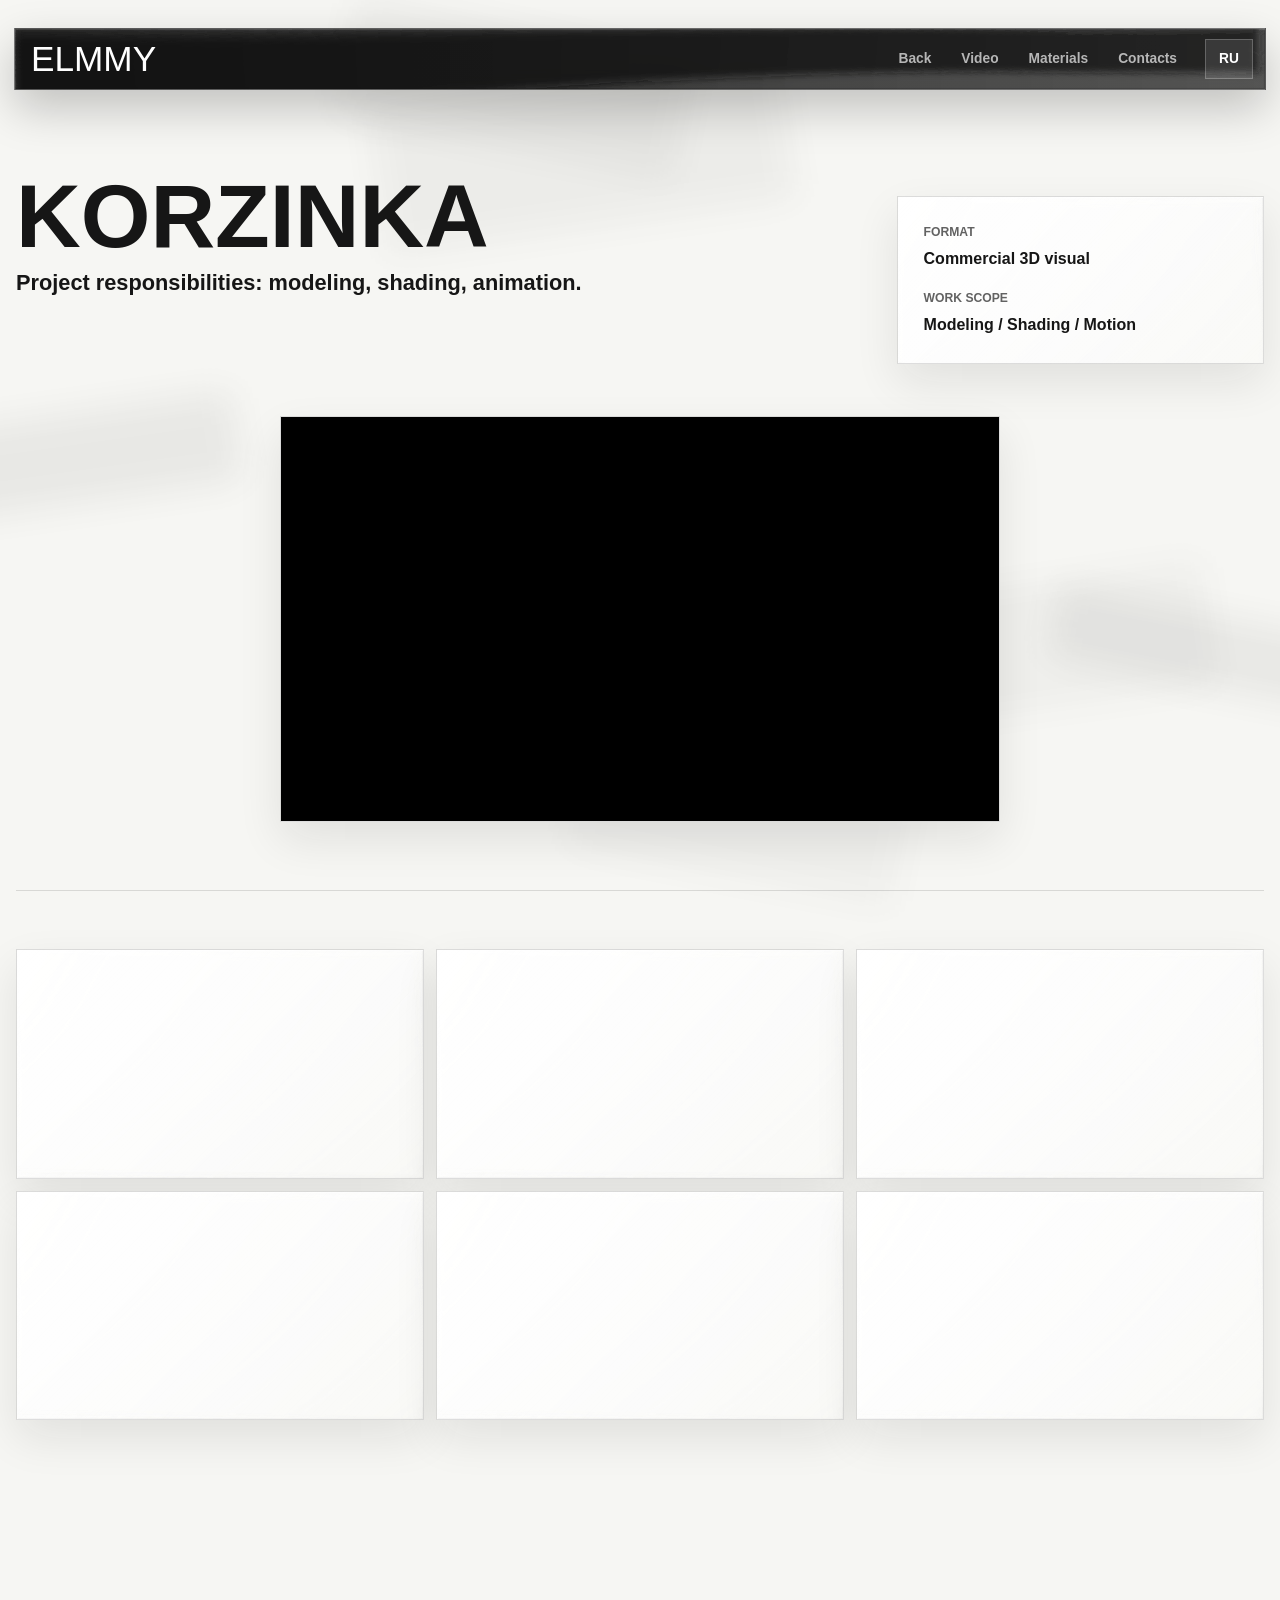
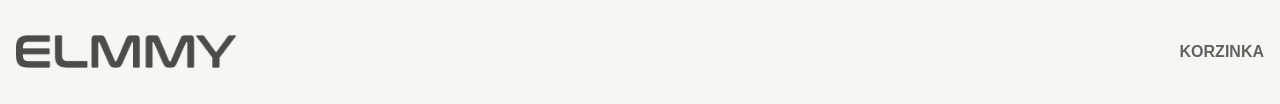
<file: korzinka.html>
<!doctype html>
<html lang="ru">
  <head>
    <meta charset="utf-8" />
    <meta name="viewport" content="width=device-width, initial-scale=1" />
    <meta
      name="description"
      content="KORZINKA: проект ELMMY. Моделирование, шейдинг и анимация для рекламного 3D-визуала."
    />
    <title>ELMMY | KORZINKA</title>
    <link rel="stylesheet" href="./styles.css" />
  </head>
  <body>
    <canvas class="smoke-background" data-smoke-color="#d8d8d8" aria-hidden="true"></canvas>
    <svg class="glass-filter" aria-hidden="true">
      <filter id="glass-distortion" x="0%" y="0%" width="100%" height="100%" filterUnits="objectBoundingBox">
        <feTurbulence type="fractalNoise" baseFrequency="0.001 0.005" numOctaves="1" seed="17" result="turbulence" />
        <feComponentTransfer in="turbulence" result="mapped">
          <feFuncR type="gamma" amplitude="1" exponent="10" offset="0.5" />
          <feFuncG type="gamma" amplitude="0" exponent="1" offset="0" />
          <feFuncB type="gamma" amplitude="0" exponent="1" offset="0.5" />
        </feComponentTransfer>
        <feGaussianBlur in="turbulence" stdDeviation="3" result="softMap" />
        <feSpecularLighting in="softMap" surfaceScale="5" specularConstant="1" specularExponent="100" lightingColor="white" result="specLight">
          <fePointLight x="-200" y="-200" z="300" />
        </feSpecularLighting>
        <feComposite in="specLight" operator="arithmetic" k1="0" k2="1" k3="1" k4="0" result="litImage" />
        <feDisplacementMap in="SourceGraphic" in2="softMap" scale="120" xChannelSelector="R" yChannelSelector="G" />
      </filter>
    </svg>
    <a class="skip-link" href="#main">К контенту</a>

    <header class="site-header glass-panel" aria-label="Навигация">
      <a class="brand" href="./index.html" aria-label="ELMMY на главный экран">ELMMY</a>
      <nav class="nav" aria-label="Основные разделы">
        <a href="./index.html#projects">Назад</a>
        <a href="#video">Видео</a>
        <a href="#process">Материалы</a>
        <a href="./index.html#contact">Контакты</a>
      </nav>
      <button class="language-toggle" type="button" data-lang-toggle aria-label="Switch language" aria-pressed="false">
        <span data-lang-label>EN</span>
      </button>
    </header>

    <main id="main">
      <section class="case-intro case-intro-with-video" id="video" aria-labelledby="case-title">
        <div class="case-intro-copy reveal">
          <h1 id="case-title">KORZINKA</h1>
          <p class="case-lead">Обязанности на проекте: моделирование, шейдинг, анимация.</p>
        </div>
        <dl class="case-meta reveal glass-panel" aria-label="Информация о проекте">
          <div>
            <dt>Формат</dt>
            <dd>Рекламный 3D-визуал</dd>
          </div>
          <div>
            <dt>Зона работы</dt>
            <dd>Modeling / Shading / Motion</dd>
          </div>
        </dl>
        <div class="case-video reveal glass-panel">
          <iframe
            src="https://player.vimeo.com/video/901824433?title=0&byline=0&portrait=0"
            title="KORZINKA video"
            allow="autoplay; fullscreen; picture-in-picture; clipboard-write; encrypted-media; web-share"
            allowfullscreen
          ></iframe>
        </div>
      </section>

      <section class="section case-process" id="process" aria-labelledby="case-process-title">
        <div class="section-heading reveal">
        </div>
        <div class="case-gif-grid">
          <figure class="case-gif-card reveal glass-panel">
            <video autoplay muted loop playsinline preload="metadata" aria-label="KORZINKA: анимационный фрагмент 01">
              <source src="./assets/projects/korzinka/korzinka-01.mp4" type="video/mp4" />
            </video>
          </figure>
          <figure class="case-gif-card reveal glass-panel">
            <video autoplay muted loop playsinline preload="metadata" aria-label="KORZINKA: анимационный фрагмент 02">
              <source src="./assets/projects/korzinka/korzinka-02.mp4" type="video/mp4" />
            </video>
          </figure>
          <figure class="case-gif-card reveal glass-panel">
            <video autoplay muted loop playsinline preload="metadata" aria-label="KORZINKA: анимационный фрагмент 03">
              <source src="./assets/projects/korzinka/korzinka-03.mp4" type="video/mp4" />
            </video>
          </figure>
          <figure class="case-gif-card reveal glass-panel">
            <video autoplay muted loop playsinline preload="metadata" aria-label="KORZINKA: анимационный фрагмент 04">
              <source src="./assets/projects/korzinka/korzinka-04.mp4" type="video/mp4" />
            </video>
          </figure>
          <figure class="case-gif-card reveal glass-panel">
            <video autoplay muted loop playsinline preload="metadata" aria-label="KORZINKA: анимационный фрагмент 05">
              <source src="./assets/projects/korzinka/korzinka-05.mp4" type="video/mp4" />
            </video>
          </figure>
          <figure class="case-gif-card reveal glass-panel">
            <video autoplay muted loop playsinline preload="metadata" aria-label="KORZINKA: анимационный фрагмент 07">
              <source src="./assets/projects/korzinka/korzinka-07.mp4" type="video/mp4" />
            </video>
          </figure>
        </div>

        <footer class="footer">
          <img src="./assets/1_0006_ELMMY.png" alt="ELMMY" />
          <span>KORZINKA</span>
        </footer>
      </section>
    </main>

    <script src="./script.js"></script>
  </body>
</html>
</file>
<file: styles.css>
:root {
  --page: #f6f6f3;
  --paper: #ffffff;
  --lilac: #303030;
  --lilac-soft: #eeeeeb;
  --ink: #161616;
  --muted: #626262;
  --line: rgba(16, 16, 16, 0.13);
  --white: #ffffff;
  --radius: 0;
  --max: 1360px;
  --ease: cubic-bezier(0.22, 1, 0.36, 1);
}

* {
  box-sizing: border-box;
}

*,
*::before,
*::after {
  border-radius: 0 !important;
}

html {
  scroll-behavior: smooth;
}

body {
  margin: 0;
  min-width: 320px;
  background: var(--page);
  color: var(--ink);
  font-family: Inter, Arial, Helvetica, sans-serif;
  line-height: 1.5;
}

.smoke-background {
  display: none;
}

body::before,
body::after {
  content: "";
  position: fixed;
  z-index: 0;
  pointer-events: none;
  border-radius: 22px;
  background: rgba(24, 24, 24, 0.08);
  filter: blur(18px);
  opacity: 0.72;
  transform: rotate(-8deg);
}

body::before {
  width: 360px;
  height: 92px;
  top: 46%;
  left: -120px;
  box-shadow:
    560px -230px 0 28px rgba(24, 24, 24, 0.055),
    920px 320px 0 18px rgba(24, 24, 24, 0.045);
}

body::after {
  width: 300px;
  height: 74px;
  right: -70px;
  top: 68%;
  transform: rotate(11deg);
  box-shadow:
    -780px -420px 0 24px rgba(24, 24, 24, 0.05),
    -420px 260px 0 18px rgba(24, 24, 24, 0.04);
}

.site-header,
main,
.footer {
  position: relative;
  z-index: 1;
}

img {
  display: block;
  max-width: 100%;
}

a {
  color: inherit;
  text-decoration: none;
}

a,
button {
  -webkit-tap-highlight-color: transparent;
}

.skip-link {
  position: fixed;
  top: 12px;
  left: 12px;
  z-index: 100;
  transform: translateY(-140%);
  border-radius: var(--radius);
  background: var(--ink);
  color: var(--white);
  padding: 10px 14px;
  font-weight: 800;
}

.skip-link:focus {
  transform: translateY(0);
}

.site-header {
  position: sticky;
  top: 14px;
  z-index: 40;
  width: min(var(--max), calc(100% - 28px));
  min-height: 62px;
  display: flex;
  align-items: center;
  justify-content: space-between;
  gap: 16px;
  margin: 14px auto 0;
  border: 1px solid rgba(255, 255, 255, 0.2);
  border-radius: calc(var(--radius) + 2px);
  background:
    linear-gradient(90deg, rgba(8, 8, 8, 0.74), rgba(24, 24, 24, 0.52)),
    rgba(18, 18, 18, 0.42);
  box-shadow:
    0 18px 46px rgba(0, 0, 0, 0.22),
    inset 1px 1px 1px rgba(255, 255, 255, 0.2),
    inset -1px -1px 1px rgba(0, 0, 0, 0.18);
  backdrop-filter: blur(18px) saturate(1.35);
  color: var(--white);
  padding: 10px 12px 10px 16px;
}

.glass-filter {
  position: absolute;
  width: 0;
  height: 0;
  overflow: hidden;
}

.glass-panel {
  position: relative;
  isolation: isolate;
  overflow: hidden;
  border: 1px solid rgba(20, 20, 20, 0.14);
  background:
    linear-gradient(135deg, rgba(255, 255, 255, 0.96), rgba(248, 248, 245, 0.82)),
    rgba(255, 255, 255, 0.84);
  box-shadow:
    0 18px 42px rgba(20, 20, 20, 0.09),
    inset 1px 1px 1px rgba(255, 255, 255, 0.9),
    inset -1px -1px 1px rgba(20, 20, 20, 0.05);
  backdrop-filter: blur(8px);
  transition:
    transform 700ms cubic-bezier(0.175, 0.885, 0.32, 2.2),
    box-shadow 700ms cubic-bezier(0.175, 0.885, 0.32, 2.2),
    border-color 700ms cubic-bezier(0.175, 0.885, 0.32, 2.2);
}

.glass-panel::before {
  content: "";
  position: absolute;
  inset: -1px;
  z-index: -2;
  border-radius: inherit;
  backdrop-filter: blur(3px);
  filter: url("#glass-distortion");
}

.glass-panel::after {
  content: "";
  position: absolute;
  inset: 0;
  z-index: -1;
  border-radius: inherit;
  background:
    linear-gradient(135deg, rgba(255, 255, 255, 0.5), rgba(255, 255, 255, 0.02));
  pointer-events: none;
}

.site-header.glass-panel {
  border-color: rgba(255, 255, 255, 0.2);
  background:
    linear-gradient(90deg, rgba(8, 8, 8, 0.74), rgba(24, 24, 24, 0.52)),
    rgba(18, 18, 18, 0.42);
  box-shadow:
    0 18px 46px rgba(0, 0, 0, 0.22),
    inset 1px 1px 1px rgba(255, 255, 255, 0.2),
    inset -1px -1px 1px rgba(0, 0, 0, 0.18);
}

.site-header.glass-panel::after {
  background: transparent;
}

.site-header::before {
  content: "";
  position: absolute;
  inset: -1px;
  z-index: -1;
  border-radius: inherit;
  backdrop-filter: blur(5px);
  filter: url("#glass-distortion");
}

.site-header::after {
  content: "";
  position: absolute;
  inset: 0;
  z-index: -1;
  border-radius: inherit;
  background: transparent;
  pointer-events: none;
}

a.glass-panel:hover,
.button:hover,
.photo-card:hover {
  transform: translateY(-3px) scale(1.01);
  border-color: rgba(20, 20, 20, 0.34);
  box-shadow:
    0 18px 34px rgba(20, 20, 20, 0.14),
    inset 1px 1px 1px rgba(255, 255, 255, 0.95),
    inset -1px -1px 1px rgba(20, 20, 20, 0.06);
}

.brand,
h1,
h2,
h3 {
  font-family: "Arial Black", Impact, Arial, sans-serif;
  letter-spacing: 0;
  line-height: 0.95;
  text-transform: uppercase;
  overflow-wrap: normal;
  word-break: normal;
  hyphens: none;
}

.brand {
  font-size: clamp(1.25rem, 2.8vw, 2.2rem);
  line-height: 1;
}

.nav {
  display: flex;
  flex-wrap: wrap;
  justify-content: flex-end;
  gap: 6px;
  margin-left: auto;
}

.nav a,
.button,
.language-toggle {
  min-height: 40px;
  display: inline-flex;
  align-items: center;
  justify-content: center;
  border-radius: var(--radius);
  font-size: 0.86rem;
  font-weight: 850;
}

.nav a {
  padding: 0 12px;
  color: rgba(255, 255, 255, 0.68);
}

.nav a:hover,
.nav a:focus-visible {
  background: rgba(255, 255, 255, 0.12);
  color: var(--white);
}

.language-toggle {
  min-width: 48px;
  border: 1px solid rgba(255, 255, 255, 0.22);
  background: rgba(255, 255, 255, 0.1);
  color: var(--white);
  cursor: pointer;
  padding: 0 12px;
  font-family: inherit;
  line-height: 1;
  transition: background 220ms var(--ease), border-color 220ms var(--ease), transform 220ms var(--ease);
}

.language-toggle:hover,
.language-toggle:focus-visible {
  border-color: rgba(255, 255, 255, 0.45);
  background: rgba(255, 255, 255, 0.18);
  transform: translateY(-1px);
  outline: none;
}

.hero {
  position: relative;
  width: min(var(--max), calc(100% - 32px));
  min-height: calc(100vh - 92px);
  display: grid;
  grid-template-columns: minmax(0, 1fr) minmax(420px, 0.9fr);
  align-items: start;
  gap: clamp(36px, 5vw, 72px);
  margin: 0 auto;
  padding: clamp(44px, 7vh, 74px) 0 clamp(30px, 5vh, 48px);
  color: var(--ink);
}

.hero .alias {
  color: var(--muted);
}

.hero .hero-text {
  color: var(--ink);
}

.hero::before {
  content: none;
}

.hero::after {
  content: none;
}

.hero-copy {
  position: relative;
  z-index: 2;
  min-width: 0;
  padding-top: clamp(28px, 7vh, 72px);
}

h1 {
  margin: 0;
  max-width: 9ch;
  font-size: clamp(3.3rem, 6.8vw, 6.45rem);
  line-height: 0.82;
}

.alias {
  margin: 16px 0 0;
  color: var(--muted);
  font-family: "Arial Black", Impact, Arial, sans-serif;
  font-size: clamp(1rem, 2vw, 1.65rem);
  line-height: 1;
  text-transform: uppercase;
}

.hero-text {
  max-width: 500px;
  margin: 28px 0 0;
  color: var(--ink);
  font-size: clamp(1.02rem, 1.55vw, 1.28rem);
  font-weight: 720;
  overflow-wrap: normal;
  word-break: normal;
}

.hero-actions {
  display: flex;
  flex-wrap: wrap;
  gap: 10px;
  margin-top: 30px;
}

.button {
  border: 1px solid rgba(22, 22, 22, 0.28);
  padding: 0 17px;
  box-shadow:
    0 10px 24px rgba(20, 20, 20, 0.12),
    inset 1px 1px 1px rgba(255, 255, 255, 0.74),
    inset -1px -1px 1px rgba(20, 20, 20, 0.08);
  backdrop-filter: blur(8px);
  transition:
    transform 700ms cubic-bezier(0.175, 0.885, 0.32, 2.2),
    box-shadow 700ms cubic-bezier(0.175, 0.885, 0.32, 2.2);
}

.button.primary {
  background: rgba(245, 245, 245, 0.92);
  color: #111;
}

.hero-actions .button.primary {
  min-height: 48px;
  padding-inline: 24px;
  font-size: 0.96rem;
}

.button.secondary {
  border-color: rgba(22, 22, 22, 0.28);
  background: rgba(255, 255, 255, 0.86);
  color: var(--ink);
}

.hero-photo {
  position: relative;
  z-index: 1;
  align-self: start;
  margin: clamp(18px, 4vh, 42px) 0 0;
  height: clamp(440px, 61vh, 640px);
  border: 0;
  border-radius: calc(var(--radius) + 4px);
  overflow: hidden;
  background: transparent;
  box-shadow: none;
  backdrop-filter: none;
}

.hero-photo::before {
  content: none;
}

.hero-photo::after {
  content: none;
}

.hero-photo img {
  position: relative;
  z-index: 1;
  width: 100%;
  height: 100%;
  object-fit: contain;
  object-position: center top;
  border-radius: inherit;
  filter: grayscale(1) contrast(1.08) brightness(0.88);
  transform: none;
}

.section {
  width: min(var(--max), calc(100% - 32px));
  margin: 0 auto;
  padding: clamp(26px, 4vh, 42px) 0;
  border-top: 1px solid var(--line);
}

.section-heading {
  display: block;
  margin-bottom: clamp(14px, 2.5vh, 22px);
}

h2 {
  max-width: 760px;
  margin: 0;
  font-size: clamp(2rem, 4.4vw, 4rem);
}

h3 {
  margin: 0;
  font-size: clamp(1.15rem, 1.72vw, 1.68rem);
  line-height: 1.02;
}

.work-grid {
  display: grid;
  grid-template-columns: repeat(3, minmax(0, 1fr));
  gap: 12px;
}

.work-item {
  min-height: 300px;
  display: flex;
  flex-direction: column;
  justify-content: space-between;
  min-width: 0;
  color: var(--ink);
  text-decoration: none;
  border: 1px solid rgba(20, 20, 20, 0.18);
  border-radius: var(--radius);
  padding: clamp(20px, 3vw, 28px);
  overflow: hidden;
}

.work-item span {
  color: rgba(22, 22, 22, 0.2);
  font-family: "Arial Black", Impact, Arial, sans-serif;
  font-size: clamp(2.8rem, 5.5vw, 4.8rem);
  line-height: 0.8;
}

.work-item p {
  margin: 16px 0 0;
  color: var(--muted);
  font-weight: 700;
  overflow-wrap: normal;
  word-break: normal;
}

.showcase {
  padding-top: clamp(26px, 4vh, 42px);
}

.video-mosaic {
  display: grid;
  grid-template-columns: 1.05fr 1.05fr 2.1fr;
  grid-template-rows: repeat(2, minmax(180px, 1fr));
  gap: 12px;
  height: min(62vh, 560px);
}

.video-tile {
  position: relative;
  min-height: 0;
  border-radius: var(--radius);
  padding: 0;
  border: 0;
  background: transparent;
  box-shadow: none;
  backdrop-filter: none;
  cursor: pointer;
}

.video-tile:focus-visible {
  outline: 3px solid var(--ink);
  outline-offset: 4px;
}

.video-tile video {
  width: 100%;
  height: 100%;
  display: block;
  object-fit: cover;
  border-radius: calc(var(--radius) - 2px);
  filter: contrast(1.05) saturate(1.08);
}

.video-tile::after {
  z-index: 1;
  background:
    linear-gradient(180deg, rgba(0, 0, 0, 0.08), rgba(0, 0, 0, 0.62)),
    radial-gradient(circle at 20% 14%, rgba(255, 255, 255, 0.16), transparent 28%);
}

.video-caption {
  position: absolute;
  z-index: 2;
  left: 22px;
  right: 22px;
  bottom: 20px;
  display: block;
  color: var(--white);
  pointer-events: none;
}

.video-caption span {
  display: none;
}

.video-caption strong {
  display: block;
  max-width: none;
  font-family: "Arial Black", Impact, Arial, sans-serif;
  font-size: clamp(0.95rem, 1.5vw, 1.35rem);
  line-height: 1;
  text-align: left;
  text-transform: uppercase;
}

.video-tile-pano {
  grid-column: 3;
  grid-row: 1;
}

.video-tile-vertical {
  grid-column: 1;
  grid-row: 1 / 3;
}

.video-tile-horizontal {
  grid-column: 2;
  grid-row: 1;
}

.video-tile-horizontal:nth-of-type(4) {
  grid-row: 2;
}

.video-tile-wide {
  grid-column: 3;
  grid-row: 2;
}

.video-lightbox {
  position: fixed;
  z-index: 1100;
  inset: 0;
  display: grid;
  place-items: center;
  padding: clamp(64px, 7vw, 96px) clamp(16px, 4vw, 56px) clamp(24px, 4vw, 48px);
  background: rgba(8, 8, 8, 0.95);
  opacity: 0;
  visibility: hidden;
  transition: opacity 180ms ease, visibility 180ms ease;
}

.video-lightbox[hidden] {
  display: none;
}

.video-lightbox.is-open {
  opacity: 1;
  visibility: visible;
}

.video-lightbox-figure {
  width: min(1240px, 100%);
  margin: 0;
}

.video-lightbox-figure video {
  display: block;
  width: 100%;
  max-height: calc(100vh - 150px);
  background: #000;
  object-fit: contain;
}

.video-lightbox-caption {
  min-height: 28px;
  padding-top: 12px;
  color: var(--white);
  font-weight: 850;
  text-transform: uppercase;
}

.project-card-grid {
  display: grid;
  grid-template-columns: repeat(2, minmax(0, 1fr));
  gap: 12px;
}

@media (min-width: 921px) {
  .project-card-grid-five .project-card {
    aspect-ratio: 3.55 / 1;
  }

  .project-card-grid-five .project-card-architecture {
    grid-column: 1 / -1;
    aspect-ratio: 7.2 / 1;
  }
}

.project-card {
  position: relative;
  display: block;
  min-height: 0;
  aspect-ratio: 2.3 / 1;
  padding: 0;
  color: var(--white);
}

.project-card-media {
  position: absolute;
  inset: 0;
  min-height: 0;
  overflow: hidden;
  background: rgba(255, 255, 255, 0.05);
}

.project-card-media img,
.project-card-media video {
  width: 100%;
  height: 100%;
  display: block;
  object-fit: cover;
  filter: contrast(1.04) saturate(1.08);
  transition: transform 700ms var(--ease), filter 700ms var(--ease);
}

.project-card::after {
  content: "";
  position: absolute;
  inset: auto 0 0;
  z-index: 1;
  height: 24%;
  background:
    linear-gradient(180deg, rgba(0, 0, 0, 0), rgba(0, 0, 0, 0.68)),
    radial-gradient(circle at 36% 100%, rgba(255, 255, 255, 0.14), transparent 42%);
  backdrop-filter: blur(4px);
  opacity: 0.9;
  pointer-events: none;
  transition: height 520ms var(--ease), opacity 520ms var(--ease);
}

.project-card-copy {
  position: absolute;
  inset: auto 0 0;
  z-index: 2;
  display: flex;
  flex-direction: column;
  justify-content: end;
  gap: 8px;
  padding: clamp(12px, 1.8vw, 20px) clamp(14px, 2vw, 24px) clamp(8px, 1.1vw, 14px);
  color: var(--white);
  pointer-events: none;
}

.project-card-copy span {
  order: -1;
  color: rgba(255, 255, 255, 0.62);
  font-family: "Arial Black", Impact, Arial, sans-serif;
  font-size: 0.82rem;
  line-height: 1;
}

.project-card-copy h3 {
  max-width: none;
  font-size: clamp(1.8rem, 2.85vw, 2.85rem);
  white-space: nowrap;
  transform: translateY(0);
  transition: transform 520ms var(--ease);
}

.project-card-architecture .project-card-copy h3 {
  font-size: clamp(1.15rem, 2.35vw, 2.55rem);
}

.project-card-copy p {
  max-width: 420px;
  max-height: 0;
  margin: 0;
  color: rgba(255, 255, 255, 0.78);
  font-weight: 800;
  opacity: 0;
  overflow: hidden;
  transform: translateY(18px);
  transition: max-height 520ms var(--ease), opacity 520ms var(--ease), transform 520ms var(--ease);
}

.project-card:hover .project-card-media img,
.project-card:hover .project-card-media video,
.project-card:focus-visible .project-card-media img,
.project-card:focus-visible .project-card-media video {
  transform: scale(1.035);
  filter: contrast(1.08) saturate(1.12);
}

.project-card:hover::after,
.project-card:focus-visible::after {
  height: 36%;
  opacity: 1;
}

.project-card:hover .project-card-copy h3,
.project-card:focus-visible .project-card-copy h3 {
  transform: translateY(-8px);
}

.project-card:hover .project-card-copy p,
.project-card:focus-visible .project-card-copy p {
  max-height: 96px;
  opacity: 1;
  transform: translateY(0);
}

.icon-list {
  display: grid;
  grid-template-columns: repeat(2, minmax(0, 1fr));
  gap: 10px;
  margin: 0;
  padding: 0;
  list-style: none;
}

.icon-list li {
  min-height: 96px;
  display: flex;
  align-items: center;
  gap: 18px;
  min-width: 0;
  border: 1px solid rgba(20, 20, 20, 0.18);
  border-radius: var(--radius);
  padding: 14px 18px 14px 14px;
  overflow: hidden;
}

.icon-list img {
  width: 66px;
  height: 66px;
  flex: 0 0 66px;
  object-fit: contain;
  border-radius: var(--radius);
  background: var(--white);
  filter: grayscale(1) contrast(1.08);
}

.tools .icon-list img {
  border: 1px solid rgba(20, 20, 20, 0.18);
  padding: 9px;
  filter: none;
}

.tools .icon-list img.marvelous-icon {
  padding: 12px;
}

.icon-list span {
  font-weight: 850;
  min-width: 0;
  overflow-wrap: normal;
  word-break: normal;
}

.interest-list {
  grid-template-columns: repeat(5, minmax(0, 1fr));
}

.interest-list li {
  min-height: 140px;
  align-items: center;
  justify-content: center;
  flex-direction: column;
  gap: 12px;
  text-align: center;
}

.end-section {
  gap: clamp(12px, 2vh, 20px);
}

.contact-heading {
  margin-top: clamp(28px, 6vh, 54px);
}

.contact-list {
  display: grid;
  grid-template-columns: repeat(2, minmax(0, 1fr));
  gap: 10px;
  margin: 0;
  font-style: normal;
}

.contact-list a,
.contact-list p {
  min-height: 84px;
  display: flex;
  align-items: center;
  gap: 16px;
  margin: 0;
  border: 1px solid rgba(20, 20, 20, 0.16);
  border-radius: var(--radius);
  background:
    linear-gradient(145deg, rgba(255, 255, 255, 0.96), rgba(248, 248, 245, 0.82)),
    rgba(255, 255, 255, 0.88);
  color: var(--ink);
  padding: 14px;
  font-weight: 850;
  overflow-wrap: anywhere;
  min-width: 0;
}

.project-hero {
  width: min(var(--max), calc(100% - 32px));
  display: grid;
  grid-template-columns: repeat(2, minmax(0, 1fr));
  gap: clamp(40px, 4vw, 64px);
  align-items: end;
  margin: 0 auto;
  padding: clamp(58px, 8vw, 108px) 0 54px;
}

.project-copy {
  min-width: 0;
  position: relative;
  z-index: 1;
}

.project-copy h1 {
  max-width: 100%;
  font-size: clamp(3rem, 4.3vw, 5rem);
  overflow-wrap: normal;
}

.project-copy p:last-child {
  max-width: 500px;
  margin: 24px 0 0;
  color: var(--muted);
  font-size: clamp(1.02rem, 1.5vw, 1.25rem);
  font-weight: 740;
}

.project-feature {
  margin: 0;
  min-width: 0;
  height: clamp(420px, 50vw, 650px);
  border-radius: var(--radius);
  overflow: hidden;
  box-shadow: 0 24px 70px rgba(22, 22, 22, 0.14);
}

.project-feature img {
  width: 100%;
  height: 100%;
  object-fit: cover;
  filter: contrast(1.02) saturate(1.05);
}

html.architecture-page {
  scroll-snap-type: none !important;
}

.architecture-page .project-hero,
.architecture-page main > .section {
  scroll-snap-align: none !important;
  scroll-snap-stop: normal !important;
}

.architecture-page .project-copy h1 {
  font-size: clamp(3rem, 3.7vw, 4.65rem);
}

.room-gallery-grid {
  display: grid;
  grid-template-columns: repeat(3, minmax(0, 1fr));
  gap: 12px;
}

.room-card {
  position: relative;
  min-width: 0;
  aspect-ratio: 4 / 3;
  margin: 0;
  overflow: hidden;
  cursor: zoom-in;
  outline: none;
}

.room-card::after {
  content: "";
  position: absolute;
  inset: 44% 0 0;
  background: linear-gradient(to bottom, transparent, rgba(8, 8, 8, 0.78));
  pointer-events: none;
}

.room-card img {
  width: 100%;
  height: 100%;
  display: block;
  object-fit: cover;
  filter: contrast(1.02) saturate(1.05);
  transition: transform 260ms ease;
}

.room-card figcaption {
  position: absolute;
  z-index: 1;
  inset: auto 0 0;
  display: flex;
  align-items: end;
  justify-content: space-between;
  gap: 18px;
  padding: 20px;
  color: var(--white);
}

.room-card figcaption > span {
  max-width: 16ch;
  font-size: clamp(1.15rem, 2vw, 1.75rem);
  font-weight: 900;
}

.room-card small {
  flex: 0 0 auto;
  color: rgba(255, 255, 255, 0.76);
  font-size: 0.72rem;
  font-weight: 800;
  text-transform: uppercase;
}

.room-card small b {
  color: var(--white);
  margin-right: 4px;
}

.room-card:hover img,
.room-card:focus-visible img {
  transform: scale(1.025);
}

.room-card:focus-visible {
  box-shadow: 0 0 0 3px var(--white), 0 0 0 5px var(--ink);
}

.gallery-grid {
  display: grid;
  grid-template-columns: repeat(3, minmax(0, 1fr));
  grid-auto-flow: dense;
  gap: 12px;
}

.gallery-room {
  margin-top: clamp(44px, 7vw, 88px);
}

.gallery-room:first-of-type {
  margin-top: 28px;
}

.gallery-room-heading {
  display: flex;
  align-items: baseline;
  justify-content: space-between;
  gap: 20px;
  margin-bottom: 14px;
  padding-top: 14px;
  border-top: 1px solid rgba(20, 20, 20, 0.18);
}

.gallery-room-heading h3 {
  font-size: clamp(1.55rem, 2.6vw, 2.8rem);
}

.gallery-room-heading span {
  color: var(--muted);
  font-size: 0.78rem;
  font-weight: 850;
}

.photo-card {
  min-height: 320px;
  margin: 0;
  border-radius: var(--radius);
  padding: 10px;
  cursor: zoom-in;
  outline: none;
}

.photo-card:focus-visible {
  box-shadow: 0 0 0 3px var(--white), 0 0 0 5px var(--ink);
}

.photo-card-large {
  grid-column: span 2;
  grid-row: span 2;
  min-height: 650px;
}

.photo-card-wide {
  grid-column: span 2;
  min-height: 400px;
}

.photo-card img {
  width: 100%;
  height: calc(100% - 46px);
  min-height: 250px;
  object-fit: cover;
  border-radius: calc(var(--radius) - 2px);
  filter: contrast(1.02) saturate(1.05);
}

.photo-card-large img {
  min-height: 580px;
}

.photo-card-wide img {
  min-height: 330px;
}

.photo-card figcaption {
  min-height: 36px;
  display: flex;
  align-items: end;
  padding: 10px 4px 0;
  color: var(--ink);
  font-weight: 850;
}

body.lightbox-open {
  overflow: hidden;
}

.photo-lightbox {
  position: fixed;
  z-index: 1000;
  inset: 0;
  display: grid;
  grid-template-columns: 72px minmax(0, 1fr) 72px;
  align-items: center;
  gap: 18px;
  padding: clamp(16px, 3vw, 40px);
  background: rgba(8, 8, 8, 0.94);
  opacity: 0;
  visibility: hidden;
  transition: opacity 180ms ease, visibility 180ms ease;
}

.photo-lightbox[hidden] {
  display: none;
}

.photo-lightbox.is-open {
  opacity: 1;
  visibility: visible;
}

.lightbox-figure {
  min-width: 0;
  max-width: min(1440px, 100%);
  margin: 0 auto;
}

.lightbox-figure img {
  display: block;
  width: auto;
  max-width: 100%;
  height: auto;
  max-height: calc(100vh - 130px);
  margin: 0 auto;
  object-fit: contain;
}

.lightbox-caption {
  display: flex;
  justify-content: space-between;
  gap: 24px;
  padding-top: 14px;
  color: var(--white);
  font-size: 0.92rem;
  font-weight: 750;
}

.lightbox-control {
  width: 52px;
  height: 52px;
  display: grid;
  place-items: center;
  border: 1px solid rgba(255, 255, 255, 0.34);
  border-radius: 50%;
  background: rgba(20, 20, 20, 0.54);
  color: var(--white);
  font: inherit;
  font-size: 1.65rem;
  line-height: 1;
  cursor: pointer;
  backdrop-filter: blur(14px);
  transition: background-color 160ms ease, border-color 160ms ease, transform 160ms ease;
}

.lightbox-control:hover,
.lightbox-control:focus-visible {
  border-color: var(--white);
  background: rgba(255, 255, 255, 0.16);
  outline: none;
  transform: scale(1.05);
}

.lightbox-close {
  position: absolute;
  top: clamp(16px, 3vw, 32px);
  right: clamp(16px, 3vw, 32px);
  z-index: 1;
}

.lightbox-previous {
  grid-column: 1;
}

.lightbox-next {
  grid-column: 3;
}

.lightbox-figure {
  grid-column: 2;
  grid-row: 1;
}

@media (max-width: 700px) {
  .photo-lightbox {
    grid-template-columns: 1fr 1fr;
    align-content: center;
    gap: 14px;
    padding: 68px 16px 18px;
  }

  .lightbox-figure {
    grid-column: 1 / -1;
    grid-row: 1;
  }

  .lightbox-figure img {
    max-height: calc(100vh - 180px);
  }

  .lightbox-previous,
  .lightbox-next {
    grid-row: 2;
  }

  .lightbox-previous {
    grid-column: 1;
    justify-self: start;
  }

  .lightbox-next {
    grid-column: 2;
    justify-self: end;
  }

  .lightbox-caption {
    font-size: 0.82rem;
  }
}

@media (prefers-reduced-motion: reduce) {
  .photo-lightbox,
  .video-lightbox,
  .lightbox-control {
    transition: none;
  }
}

.contact-icon {
  width: 64px;
  height: 64px;
  flex: 0 0 64px;
  border: 1px solid rgba(20, 20, 20, 0.18);
  border-radius: var(--radius);
  background: var(--white);
  object-fit: contain;
  padding: 10px;
  filter: none;
}

.case-intro {
  width: min(var(--max), calc(100% - 32px));
  display: grid;
  grid-template-columns: minmax(0, 1fr) minmax(320px, 0.45fr);
  gap: clamp(24px, 5vw, 64px);
  align-items: center;
  margin: 0 auto;
  min-height: calc(100vh - 86px);
  padding: clamp(112px, 18vh, 168px) 0 clamp(28px, 5vh, 52px);
}

.case-intro-with-video {
  align-content: center;
  align-items: start;
  row-gap: clamp(22px, 4vh, 38px);
  padding: clamp(54px, 8vh, 86px) 0 clamp(24px, 4vh, 40px);
}

.case-intro-with-video h1 {
  max-width: none;
  font-size: clamp(3rem, 6vw, 5.4rem);
}

.case-intro-copy {
  min-width: 0;
}

.case-intro h1 {
  max-width: 11ch;
  font-size: clamp(3.1rem, 7vw, 7rem);
}

.case-lead {
  max-width: 720px;
  margin: 14px 0 0;
  color: var(--ink);
  font-size: clamp(1.05rem, 1.7vw, 1.42rem);
  font-weight: 820;
}

.case-meta {
  display: grid;
  gap: 18px;
  min-height: 160px;
  border-radius: var(--radius);
  padding: clamp(18px, 3vw, 26px);
}

.case-meta dl,
.case-meta div {
  margin: 0;
}

.case-meta dt {
  margin: 0 0 6px;
  color: var(--muted);
  font-size: 0.76rem;
  font-weight: 900;
  text-transform: uppercase;
}

.case-meta dd {
  margin: 0;
  color: var(--ink);
  font-weight: 850;
}

.case-video {
  position: relative;
  width: min(880px, 100%);
  margin: 0 auto;
  border-radius: var(--radius);
  padding: 0;
}

.case-intro-with-video .case-video {
  grid-column: 1 / -1;
  width: min(720px, 70vw);
}

.case-video iframe {
  width: 100%;
  aspect-ratio: 16 / 9;
  display: block;
  border: 0;
  border-radius: calc(var(--radius) - 2px);
  background: #000;
}

.case-gif-grid {
  display: grid;
  grid-template-columns: repeat(3, minmax(0, 1fr));
  gap: 12px;
}

.case-gif-grid-two {
  grid-template-columns: repeat(2, minmax(0, 1fr));
  width: min(980px, 100%);
  margin: 0 auto;
}

.case-gif-card {
  min-height: 0;
  margin: 0;
  border-radius: var(--radius);
  padding: 10px;
  aspect-ratio: 16 / 9;
}

.case-gif-card-large {
  grid-column: auto;
}

.case-media-wide {
  grid-column: auto;
}

.case-media-pano {
  grid-column: 1 / -1;
  aspect-ratio: 16 / 9;
}

.case-gif-card img,
.case-gif-card video {
  width: 100%;
  height: 100%;
  display: block;
  object-fit: cover;
  border-radius: calc(var(--radius) - 2px);
  filter: contrast(1.04) saturate(1.08);
}

.footer {
  width: min(var(--max), calc(100% - 32px));
  display: flex;
  align-items: center;
  justify-content: space-between;
  gap: 20px;
  margin: 0 auto;
  padding: 42px 0 34px;
  color: var(--muted);
  font-weight: 850;
}

.section .footer {
  width: 100%;
  margin-top: auto;
  padding: clamp(28px, 5vh, 44px) 0 0;
}

.footer img {
  width: min(220px, 48vw);
  opacity: 0.82;
  filter: grayscale(1) contrast(1.2) brightness(0.16);
}

.reveal {
  opacity: 0;
  transform: translateY(18px);
  transition: opacity 700ms var(--ease), transform 700ms var(--ease);
}

.reveal.is-visible {
  opacity: 1;
  transform: translateY(0);
}

@media (min-width: 921px) and (min-height: 760px) {
  html {
    scroll-snap-type: y mandatory;
    scroll-padding-top: 86px;
  }

  .hero,
  .section,
  .case-intro {
    min-height: calc(100vh - 86px);
    scroll-snap-align: start;
    scroll-snap-stop: always;
  }

  .section {
    display: flex;
    flex-direction: column;
    justify-content: center;
  }

}

@media (max-width: 920px) {
  .hero,
  .section-heading,
  .project-hero,
  .project-card,
  .case-intro {
    grid-template-columns: 1fr;
  }

  .hero {
    min-height: auto;
  }

  .hero-photo {
    height: clamp(500px, 72vw, 660px);
  }

  .work-grid,
  .gallery-grid,
  .video-mosaic,
  .project-card-grid,
  .case-gif-grid,
  .interest-list,
  .contact-list {
    grid-template-columns: 1fr;
  }

  .room-gallery-grid {
    grid-template-columns: repeat(2, minmax(0, 1fr));
  }

  .video-mosaic {
    height: auto;
    grid-template-rows: none;
    grid-auto-rows: auto;
  }

  .video-mosaic > .video-tile {
    grid-column: auto;
    grid-row: auto;
    min-height: auto;
    aspect-ratio: 16 / 9;
  }

  .video-mosaic > .video-tile-vertical {
    aspect-ratio: 9 / 16;
  }

  .video-tile video {
    object-fit: contain;
    background: #0a0a0a;
  }

  .photo-card-large {
    grid-column: auto;
    grid-row: auto;
    min-height: 360px;
  }

  .gallery-grid {
    grid-template-columns: repeat(2, minmax(0, 1fr));
  }

  .photo-card-wide {
    grid-column: 1 / -1;
    min-height: 360px;
  }

  .project-card {
    min-height: auto;
  }

  .project-card-architecture {
    grid-column: auto;
    aspect-ratio: 2.3 / 1;
  }

  .project-card-media {
    min-height: auto;
    aspect-ratio: 16 / 10;
  }

  .project-card-copy h3,
  .project-card-copy p {
    opacity: 1;
    transform: none;
  }

  .project-card-copy p {
    max-height: none;
  }

  .project-card::after {
    height: 72%;
    opacity: 1;
  }

  .case-meta {
    min-height: auto;
  }

  .case-intro-with-video .case-video {
    width: 100%;
  }

  .case-gif-card,
  .case-gif-card-large,
  .case-media-wide,
  .case-media-pano {
    grid-column: auto;
    grid-row: auto;
    aspect-ratio: 16 / 9;
  }

  .photo-card-large img {
    min-height: 290px;
  }

  .photo-card-wide img {
    min-height: 290px;
  }

}

@media (max-width: 640px) {
  .site-header {
    align-items: flex-start;
    gap: 8px;
  }

  .nav a,
  .language-toggle {
    min-height: 34px;
    padding: 0 8px;
    font-size: 0.75rem;
  }

  .language-toggle {
    min-width: 42px;
  }

  .hero {
    padding-top: 42px;
  }

  h1 {
    max-width: 8ch;
    font-size: clamp(3.1rem, 15vw, 5rem);
  }

  .project-copy h1 {
    max-width: 100%;
    font-size: clamp(2.35rem, 12vw, 4.1rem);
    overflow-wrap: anywhere;
  }

  .hero-photo {
    height: 420px;
  }

  .icon-list {
    grid-template-columns: 1fr;
  }

  .room-gallery-grid {
    grid-template-columns: 1fr;
  }

  .gallery-grid {
    grid-template-columns: 1fr;
  }

  .photo-card-wide {
    grid-column: auto;
  }

  .icon-list li {
    min-height: 84px;
  }

  .footer {
    align-items: flex-start;
    flex-direction: column;
  }
}

@media (prefers-reduced-motion: reduce) {
  *,
  *::before,
  *::after {
    scroll-behavior: auto !important;
    transition: none !important;
  }

  .reveal {
    opacity: 1;
    transform: none;
  }

  .smoke-background {
    opacity: 0.28;
  }
}
</file>
